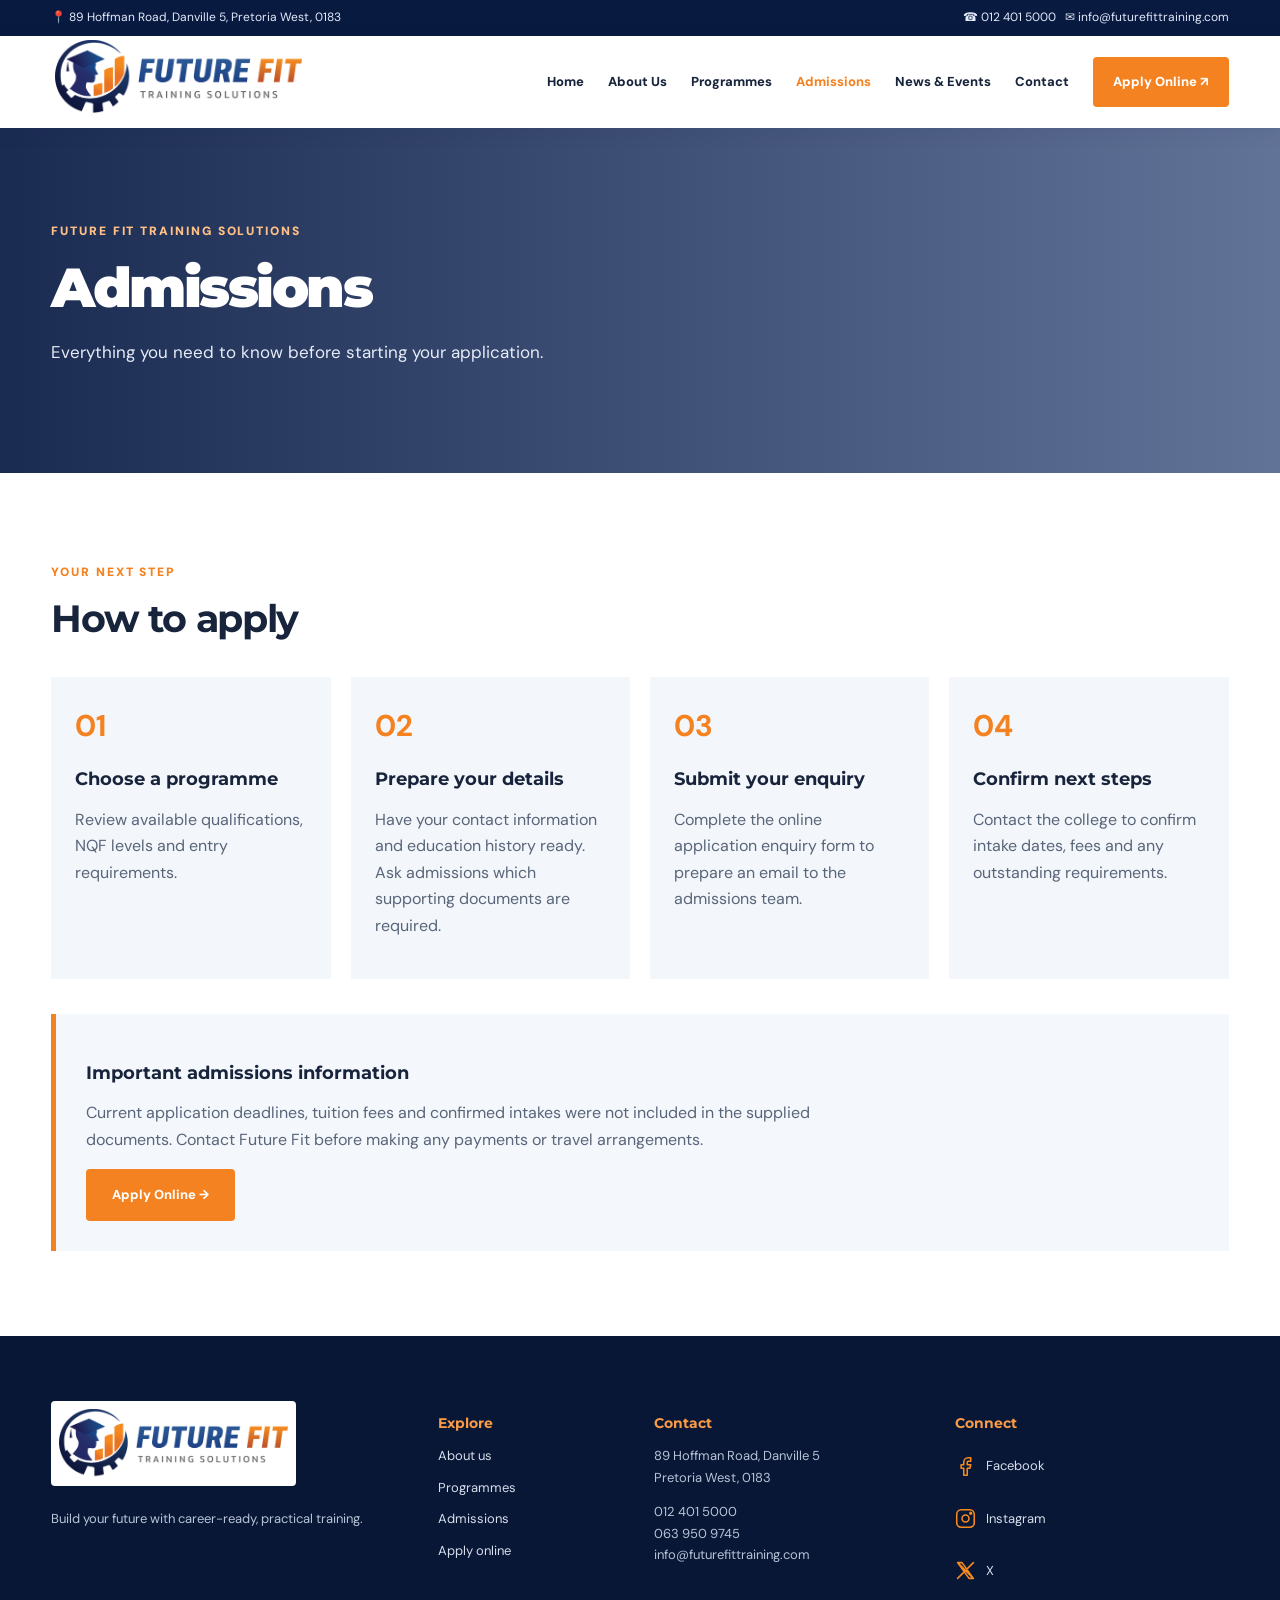
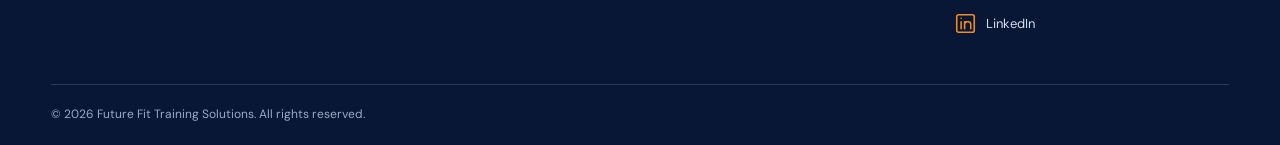
<file: admissions.html>
<!doctype html><html lang="en"><head><meta charset="utf-8"><meta name="viewport" content="width=device-width,initial-scale=1"><meta name="description" content="Future Fit Training Solutions — practical career-ready training in Pretoria West."><title>Admissions | Future Fit Training Solutions</title><link rel="stylesheet" href="assets/style.css"></head><body><div class="topbar"><div class="wrap topflex"><span>📍 89 Hoffman Road, Danville 5, Pretoria West, 0183</span><span>☎ 012 401 5000 &nbsp; ✉ info@futurefittraining.com</span></div></div><header class="header"><div class="wrap headflex"><a href="index.html" class="brand"><img src="assets/logo.png" alt="Future Fit Training Solutions"></a><button class="menu-toggle" aria-label="Toggle navigation" aria-expanded="false">☰</button><nav class="nav"><a class="" href="index.html">Home</a><a class="" href="about.html">About Us</a><a class="" href="programmes.html">Programmes</a><a class="active" href="admissions.html">Admissions</a><a class="" href="news.html">News & Events</a><a class="" href="contact.html">Contact</a><a class="nav-apply" href="apply.html">Apply Online ↗</a></nav></div></header><main><section class="pagehero" style="--hero:url('https://images.unsplash.com/photo-1523240795612-9a054b0db644?auto=format&fit=crop&w=1300&q=85')"><div class="wrap"><span class="eyebrow">FUTURE FIT TRAINING SOLUTIONS</span><h1>Admissions</h1><p>Everything you need to know before starting your application.</p></div></section><section class="section wrap"><span class="kicker">YOUR NEXT STEP</span><h2>How to apply</h2><div class="steps"><div><b>01</b><h3>Choose a programme</h3><p>Review available qualifications, NQF levels and entry requirements.</p></div><div><b>02</b><h3>Prepare your details</h3><p>Have your contact information and education history ready. Ask admissions which supporting documents are required.</p></div><div><b>03</b><h3>Submit your enquiry</h3><p>Complete the online application enquiry form to prepare an email to the admissions team.</p></div><div><b>04</b><h3>Confirm next steps</h3><p>Contact the college to confirm intake dates, fees and any outstanding requirements.</p></div></div><div class="notice"><h3>Important admissions information</h3><p>Current application deadlines, tuition fees and confirmed intakes were not included in the supplied documents. Contact Future Fit before making any payments or travel arrangements.</p><a href="apply.html" class="btn orange">Apply Online →</a></div></section></main><footer><div class="wrap footgrid"><div><img class="footlogo" src="assets/logo.png" alt="Future Fit"><p>Build your future with career-ready, practical training.</p></div><div><h3>Explore</h3><a href="about.html">About us</a><a href="programmes.html">Programmes</a><a href="admissions.html">Admissions</a><a href="apply.html">Apply online</a></div><div><h3>Contact</h3><p>89 Hoffman Road, Danville 5<br>Pretoria West, 0183</p><p>012 401 5000<br>063 950 9745<br>info@futurefittraining.com</p></div><div><h3>Connect</h3><div class="social-links"><a href="https://www.facebook.com/search/top?q=Future%20Fit%20Training%20Solutions" target="_blank" rel="noopener noreferrer" aria-label="Facebook" title="Facebook"><svg viewBox="0 0 24 24" fill="none" stroke="currentColor" stroke-width="1.8" stroke-linecap="round" stroke-linejoin="round" aria-hidden="true"><path d="M18 2h-3a5 5 0 0 0-5 5v3H7v4h3v8h4v-8h3l1-4h-4V7a1 1 0 0 1 1-1h3z"/></svg><span>Facebook</span></a><a href="https://www.instagram.com/futurefittrainingsolutions/" target="_blank" rel="noopener noreferrer" aria-label="Instagram" title="Instagram"><svg viewBox="0 0 24 24" fill="none" stroke="currentColor" stroke-width="1.8" stroke-linecap="round" stroke-linejoin="round" aria-hidden="true"><rect x="2" y="2" width="20" height="20" rx="5"/><circle cx="12" cy="12" r="4"/><circle cx="18" cy="6" r="1"/></svg><span>Instagram</span></a><a href="https://x.com/futurefit_ts" target="_blank" rel="noopener noreferrer" aria-label="X" title="X"><svg viewBox="0 0 24 24" fill="none" stroke="currentColor" stroke-width="1.8" stroke-linecap="round" stroke-linejoin="round" aria-hidden="true"><path d="M3 3l18 18M21 3L3 21M3 3h5l13 18h-5z"/></svg><span>X</span></a><a href="https://www.linkedin.com/search/results/all/?keywords=Future%20Fit%20Training%20Solutions" target="_blank" rel="noopener noreferrer" aria-label="LinkedIn" title="LinkedIn"><svg viewBox="0 0 24 24" fill="none" stroke="currentColor" stroke-width="1.8" stroke-linecap="round" stroke-linejoin="round" aria-hidden="true"><rect x="2" y="2" width="20" height="20" rx="2"/><path d="M7 10v8M7 6v.1M11 18v-8h4a3 3 0 0 1 3 3v5M11 13a3 3 0 0 1 3-3"/></svg><span>LinkedIn</span></a></div></div></div><div class="wrap copyright">© <span id="year"></span> Future Fit Training Solutions. All rights reserved.</div></footer><script src="assets/site.js"></script></body></html>
</file>
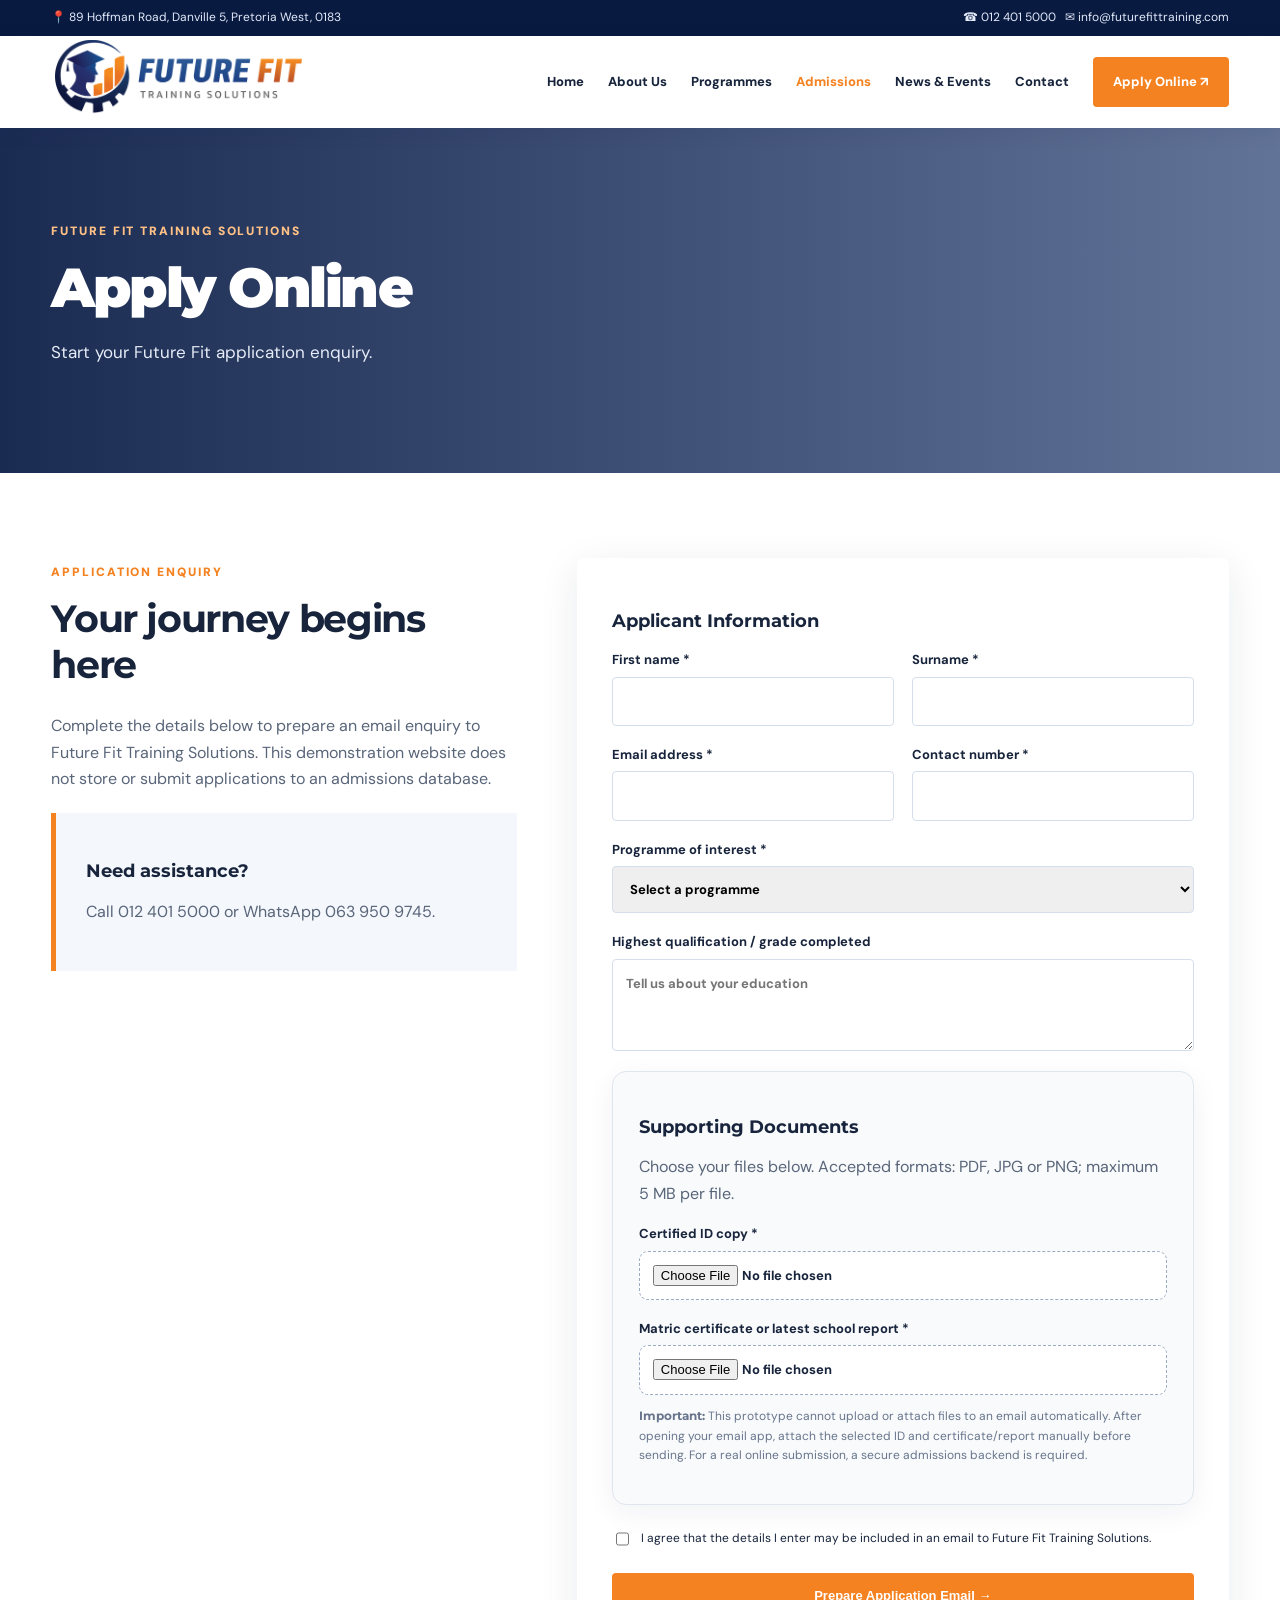
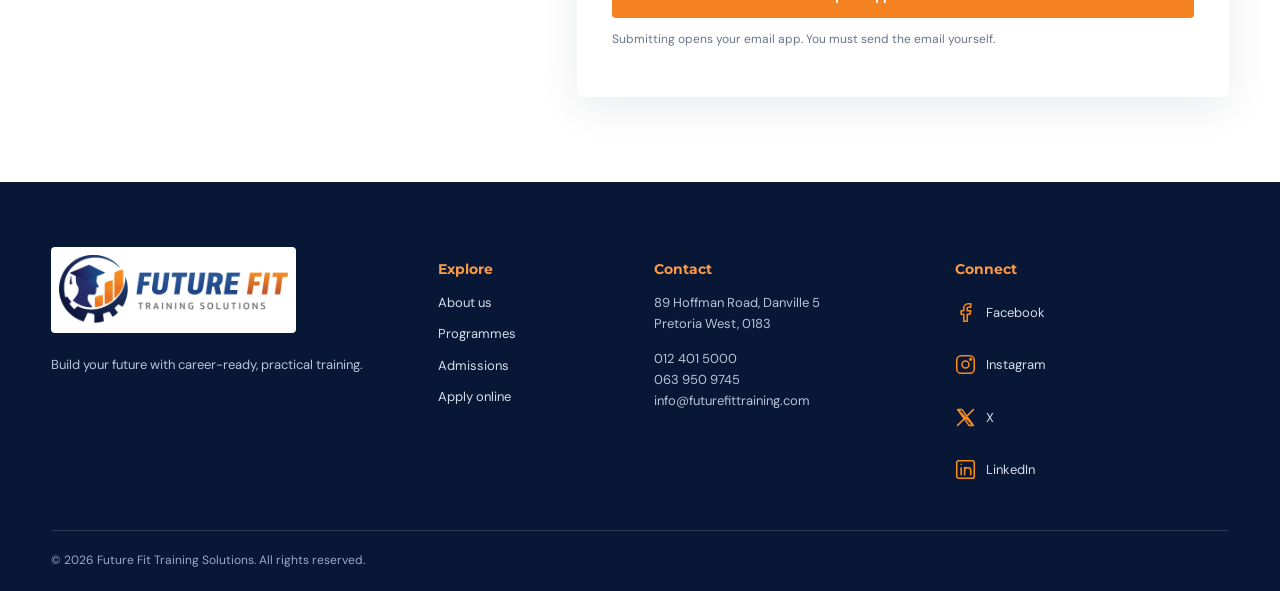
<file: apply.html>
<!doctype html><html lang="en"><head><meta charset="utf-8"><meta name="viewport" content="width=device-width,initial-scale=1"><meta name="description" content="Future Fit Training Solutions — practical career-ready training in Pretoria West."><title>Apply Online | Future Fit Training Solutions</title><link rel="stylesheet" href="assets/style.css"></head><body><div class="topbar"><div class="wrap topflex"><span>📍 89 Hoffman Road, Danville 5, Pretoria West, 0183</span><span>☎ 012 401 5000 &nbsp; ✉ info@futurefittraining.com</span></div></div><header class="header"><div class="wrap headflex"><a href="index.html" class="brand"><img src="assets/logo.png" alt="Future Fit Training Solutions"></a><button class="menu-toggle" aria-label="Toggle navigation" aria-expanded="false">☰</button><nav class="nav"><a class="" href="index.html">Home</a><a class="" href="about.html">About Us</a><a class="" href="programmes.html">Programmes</a><a class="active" href="admissions.html">Admissions</a><a class="" href="news.html">News & Events</a><a class="" href="contact.html">Contact</a><a class="nav-apply" href="apply.html">Apply Online ↗</a></nav></div></header><main><section class="pagehero" style="--hero:url('https://images.unsplash.com/photo-1523240795612-9a054b0db644?auto=format&fit=crop&w=1300&q=85')"><div class="wrap"><span class="eyebrow">FUTURE FIT TRAINING SOLUTIONS</span><h1>Apply Online</h1><p>Start your Future Fit application enquiry.</p></div></section><section class="section wrap form-layout"><div><span class="kicker">APPLICATION ENQUIRY</span><h2>Your journey begins here</h2><p>Complete the details below to prepare an email enquiry to Future Fit Training Solutions. This demonstration website does not store or submit applications to an admissions database.</p><div class="notice"><h3>Need assistance?</h3><p>Call 012 401 5000 or WhatsApp 063 950 9745.</p></div></div><form id="apply-form" class="apply-form"><h3>Applicant Information</h3><div class="formgrid"><label>First name *<input name="first" required autocomplete="given-name"></label><label>Surname *<input name="last" required autocomplete="family-name"></label><label>Email address *<input type="email" name="email" required autocomplete="email"></label><label>Contact number *<input type="tel" name="phone" required autocomplete="tel"></label><label class="full">Programme of interest *<select name="programme" id="programme-select" required><option value="">Select a programme</option><option value="Computer Technician">Computer Technician</option><option value="Cybersecurity Analyst">Cybersecurity Analyst</option><option value="Animal Production">Animal Production</option><option value="Farming">Farming</option><option value="Horticulture">Horticulture</option><option value="Landscaping">Landscaping</option><option value="Mixed Farming Systems">Mixed Farming Systems</option><option value="Plant Production">Plant Production</option></select></label><label class="full">Highest qualification / grade completed<textarea name="education" rows="3" placeholder="Tell us about your education"></textarea></label></div><div class="upload-panel"><h3>Supporting Documents</h3><p>Choose your files below. Accepted formats: PDF, JPG or PNG; maximum 5 MB per file.</p><div class="formgrid"><label class="full">Certified ID copy *<input type="file" name="id_document" accept=".pdf,.jpg,.jpeg,.png,application/pdf,image/jpeg,image/png" required></label><label class="full">Matric certificate or latest school report *<input type="file" name="school_document" accept=".pdf,.jpg,.jpeg,.png,application/pdf,image/jpeg,image/png" required></label></div><p class="small-note"><strong>Important:</strong> This prototype cannot upload or attach files to an email automatically. After opening your email app, attach the selected ID and certificate/report manually before sending. For a real online submission, a secure admissions backend is required.</p></div><label class="consent"><input type="checkbox" required> I agree that the details I enter may be included in an email to Future Fit Training Solutions.</label><button type="submit" class="btn orange">Prepare Application Email →</button><p id="form-feedback" class="small-note" aria-live="polite">Submitting opens your email app. You must send the email yourself.</p></form></section></main><footer><div class="wrap footgrid"><div><img class="footlogo" src="assets/logo.png" alt="Future Fit"><p>Build your future with career-ready, practical training.</p></div><div><h3>Explore</h3><a href="about.html">About us</a><a href="programmes.html">Programmes</a><a href="admissions.html">Admissions</a><a href="apply.html">Apply online</a></div><div><h3>Contact</h3><p>89 Hoffman Road, Danville 5<br>Pretoria West, 0183</p><p>012 401 5000<br>063 950 9745<br>info@futurefittraining.com</p></div><div><h3>Connect</h3><div class="social-links"><a href="https://www.facebook.com/search/top?q=Future%20Fit%20Training%20Solutions" target="_blank" rel="noopener noreferrer" aria-label="Facebook" title="Facebook"><svg viewBox="0 0 24 24" fill="none" stroke="currentColor" stroke-width="1.8" stroke-linecap="round" stroke-linejoin="round" aria-hidden="true"><path d="M18 2h-3a5 5 0 0 0-5 5v3H7v4h3v8h4v-8h3l1-4h-4V7a1 1 0 0 1 1-1h3z"/></svg><span>Facebook</span></a><a href="https://www.instagram.com/futurefittrainingsolutions/" target="_blank" rel="noopener noreferrer" aria-label="Instagram" title="Instagram"><svg viewBox="0 0 24 24" fill="none" stroke="currentColor" stroke-width="1.8" stroke-linecap="round" stroke-linejoin="round" aria-hidden="true"><rect x="2" y="2" width="20" height="20" rx="5"/><circle cx="12" cy="12" r="4"/><circle cx="18" cy="6" r="1"/></svg><span>Instagram</span></a><a href="https://x.com/futurefit_ts" target="_blank" rel="noopener noreferrer" aria-label="X" title="X"><svg viewBox="0 0 24 24" fill="none" stroke="currentColor" stroke-width="1.8" stroke-linecap="round" stroke-linejoin="round" aria-hidden="true"><path d="M3 3l18 18M21 3L3 21M3 3h5l13 18h-5z"/></svg><span>X</span></a><a href="https://www.linkedin.com/search/results/all/?keywords=Future%20Fit%20Training%20Solutions" target="_blank" rel="noopener noreferrer" aria-label="LinkedIn" title="LinkedIn"><svg viewBox="0 0 24 24" fill="none" stroke="currentColor" stroke-width="1.8" stroke-linecap="round" stroke-linejoin="round" aria-hidden="true"><rect x="2" y="2" width="20" height="20" rx="2"/><path d="M7 10v8M7 6v.1M11 18v-8h4a3 3 0 0 1 3 3v5M11 13a3 3 0 0 1 3-3"/></svg><span>LinkedIn</span></a></div></div></div><div class="wrap copyright">© <span id="year"></span> Future Fit Training Solutions. All rights reserved.</div></footer><script src="assets/site.js"></script></body></html>
</file>
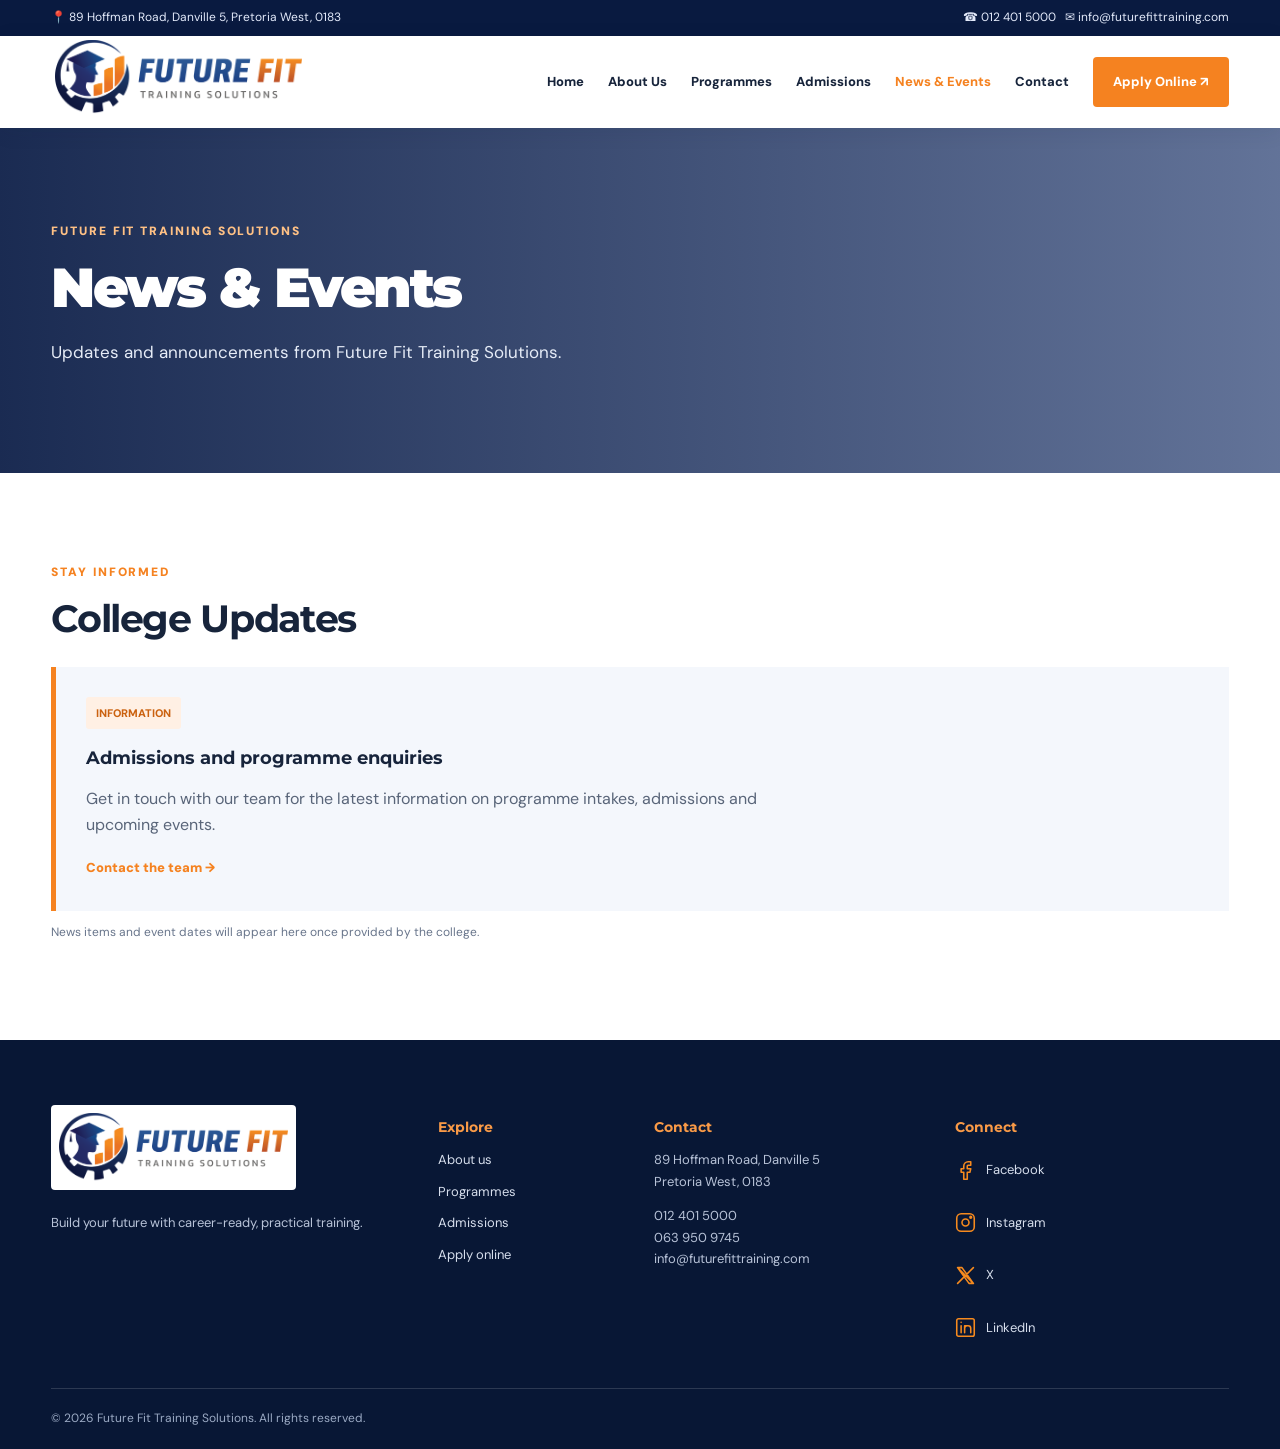
<file: news.html>
<!doctype html><html lang="en"><head><meta charset="utf-8"><meta name="viewport" content="width=device-width,initial-scale=1"><meta name="description" content="Future Fit Training Solutions — practical career-ready training in Pretoria West."><title>News & Events | Future Fit Training Solutions</title><link rel="stylesheet" href="assets/style.css"></head><body><div class="topbar"><div class="wrap topflex"><span>📍 89 Hoffman Road, Danville 5, Pretoria West, 0183</span><span>☎ 012 401 5000 &nbsp; ✉ info@futurefittraining.com</span></div></div><header class="header"><div class="wrap headflex"><a href="index.html" class="brand"><img src="assets/logo.png" alt="Future Fit Training Solutions"></a><button class="menu-toggle" aria-label="Toggle navigation" aria-expanded="false">☰</button><nav class="nav"><a class="" href="index.html">Home</a><a class="" href="about.html">About Us</a><a class="" href="programmes.html">Programmes</a><a class="" href="admissions.html">Admissions</a><a class="active" href="news.html">News & Events</a><a class="" href="contact.html">Contact</a><a class="nav-apply" href="apply.html">Apply Online ↗</a></nav></div></header><main><section class="pagehero" style="--hero:url('https://images.unsplash.com/photo-1523050854058-8df90110c9f1?auto=format&fit=crop&w=1300&q=85')"><div class="wrap"><span class="eyebrow">FUTURE FIT TRAINING SOLUTIONS</span><h1>News & Events</h1><p>Updates and announcements from Future Fit Training Solutions.</p></div></section><section class="section wrap"><span class="kicker">STAY INFORMED</span><h2>College Updates</h2><div class="notice"><span class="tag">INFORMATION</span><h3>Admissions and programme enquiries</h3><p>Get in touch with our team for the latest information on programme intakes, admissions and upcoming events.</p><a class="textlink" href="contact.html">Contact the team →</a></div><p class="small-note">News items and event dates will appear here once provided by the college.</p></section></main><footer><div class="wrap footgrid"><div><img class="footlogo" src="assets/logo.png" alt="Future Fit"><p>Build your future with career-ready, practical training.</p></div><div><h3>Explore</h3><a href="about.html">About us</a><a href="programmes.html">Programmes</a><a href="admissions.html">Admissions</a><a href="apply.html">Apply online</a></div><div><h3>Contact</h3><p>89 Hoffman Road, Danville 5<br>Pretoria West, 0183</p><p>012 401 5000<br>063 950 9745<br>info@futurefittraining.com</p></div><div><h3>Connect</h3><div class="social-links"><a href="https://www.facebook.com/search/top?q=Future%20Fit%20Training%20Solutions" target="_blank" rel="noopener noreferrer" aria-label="Facebook" title="Facebook"><svg viewBox="0 0 24 24" fill="none" stroke="currentColor" stroke-width="1.8" stroke-linecap="round" stroke-linejoin="round" aria-hidden="true"><path d="M18 2h-3a5 5 0 0 0-5 5v3H7v4h3v8h4v-8h3l1-4h-4V7a1 1 0 0 1 1-1h3z"/></svg><span>Facebook</span></a><a href="https://www.instagram.com/futurefittrainingsolutions/" target="_blank" rel="noopener noreferrer" aria-label="Instagram" title="Instagram"><svg viewBox="0 0 24 24" fill="none" stroke="currentColor" stroke-width="1.8" stroke-linecap="round" stroke-linejoin="round" aria-hidden="true"><rect x="2" y="2" width="20" height="20" rx="5"/><circle cx="12" cy="12" r="4"/><circle cx="18" cy="6" r="1"/></svg><span>Instagram</span></a><a href="https://x.com/futurefit_ts" target="_blank" rel="noopener noreferrer" aria-label="X" title="X"><svg viewBox="0 0 24 24" fill="none" stroke="currentColor" stroke-width="1.8" stroke-linecap="round" stroke-linejoin="round" aria-hidden="true"><path d="M3 3l18 18M21 3L3 21M3 3h5l13 18h-5z"/></svg><span>X</span></a><a href="https://www.linkedin.com/search/results/all/?keywords=Future%20Fit%20Training%20Solutions" target="_blank" rel="noopener noreferrer" aria-label="LinkedIn" title="LinkedIn"><svg viewBox="0 0 24 24" fill="none" stroke="currentColor" stroke-width="1.8" stroke-linecap="round" stroke-linejoin="round" aria-hidden="true"><rect x="2" y="2" width="20" height="20" rx="2"/><path d="M7 10v8M7 6v.1M11 18v-8h4a3 3 0 0 1 3 3v5M11 13a3 3 0 0 1 3-3"/></svg><span>LinkedIn</span></a></div></div></div><div class="wrap copyright">© <span id="year"></span> Future Fit Training Solutions. All rights reserved.</div></footer><script src="assets/site.js"></script></body></html>
</file>
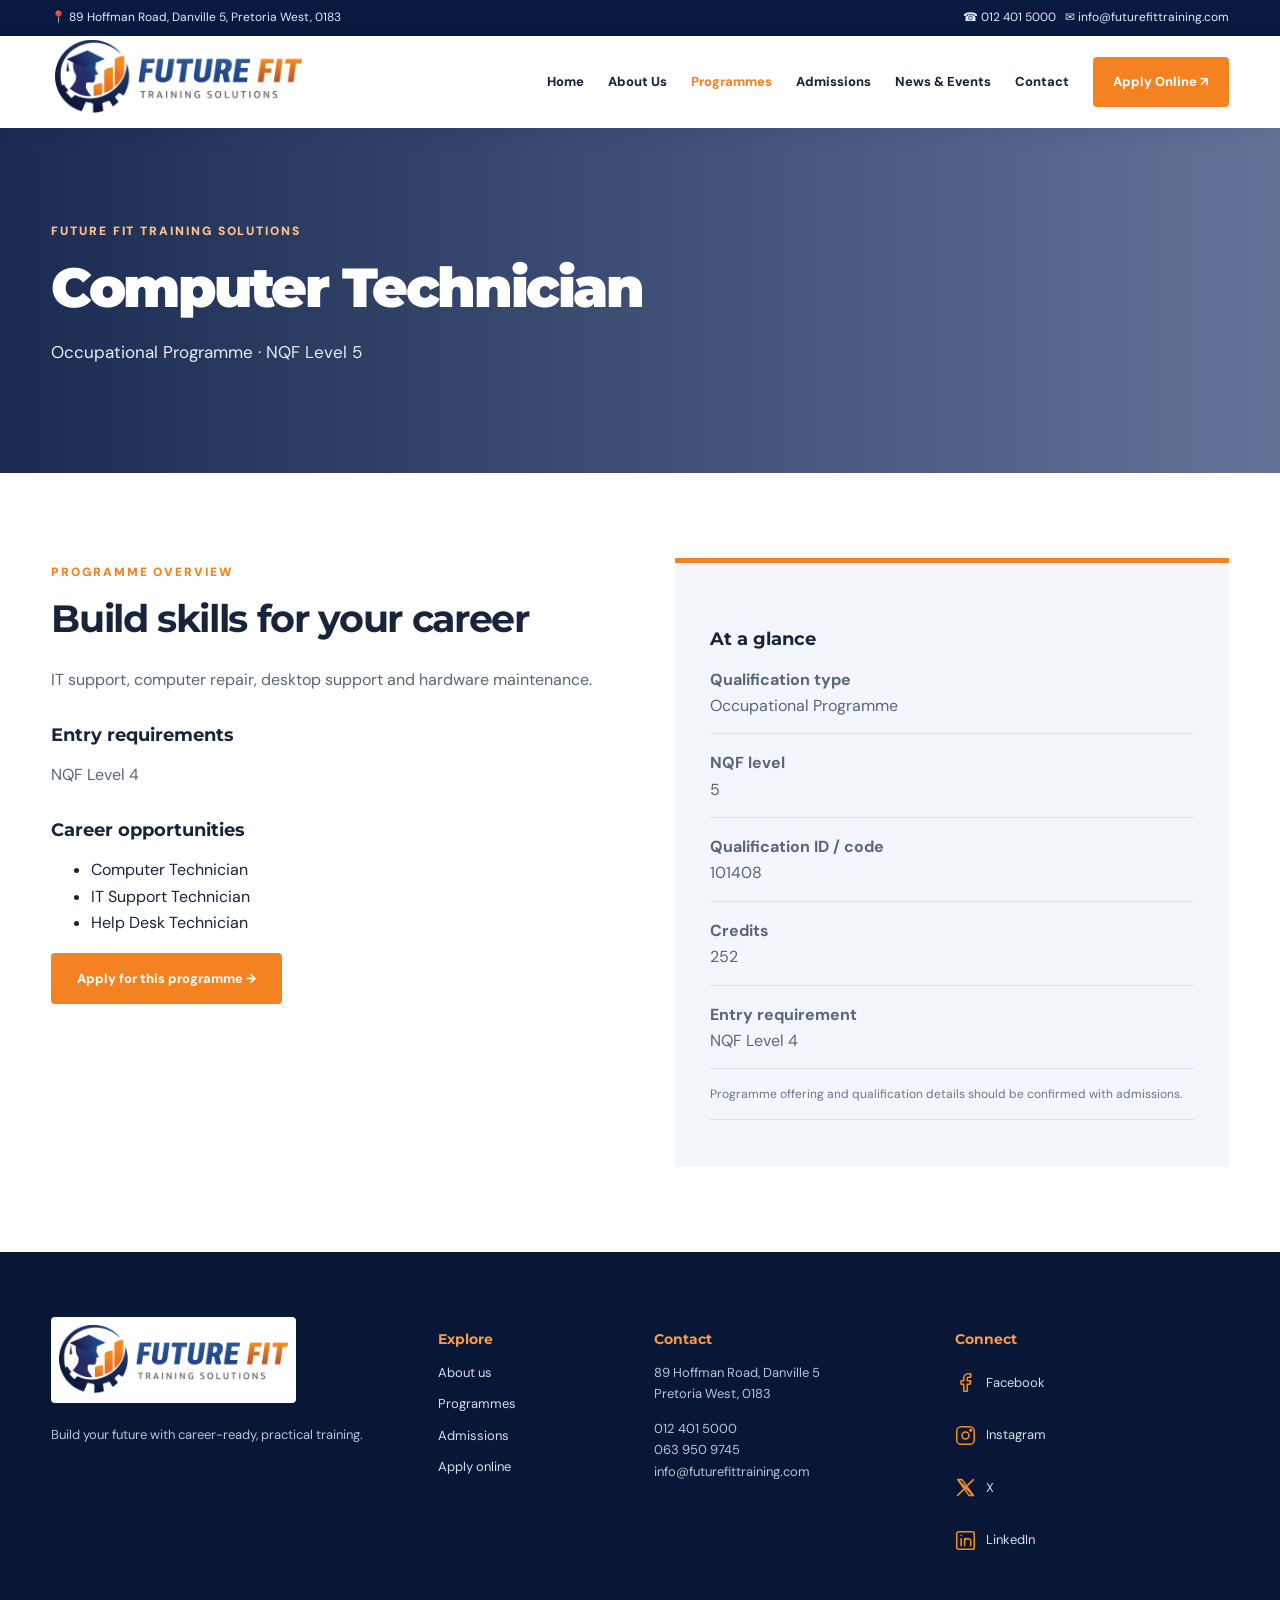
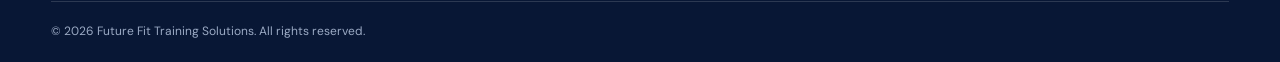
<file: programme-0.html>
<!doctype html><html lang="en"><head><meta charset="utf-8"><meta name="viewport" content="width=device-width,initial-scale=1"><meta name="description" content="Future Fit Training Solutions — practical career-ready training in Pretoria West."><title>Computer Technician | Future Fit Training Solutions</title><link rel="stylesheet" href="assets/style.css"></head><body><div class="topbar"><div class="wrap topflex"><span>📍 89 Hoffman Road, Danville 5, Pretoria West, 0183</span><span>☎ 012 401 5000 &nbsp; ✉ info@futurefittraining.com</span></div></div><header class="header"><div class="wrap headflex"><a href="index.html" class="brand"><img src="assets/logo.png" alt="Future Fit Training Solutions"></a><button class="menu-toggle" aria-label="Toggle navigation" aria-expanded="false">☰</button><nav class="nav"><a class="" href="index.html">Home</a><a class="" href="about.html">About Us</a><a class="active" href="programmes.html">Programmes</a><a class="" href="admissions.html">Admissions</a><a class="" href="news.html">News & Events</a><a class="" href="contact.html">Contact</a><a class="nav-apply" href="apply.html">Apply Online ↗</a></nav></div></header><main><section class="pagehero" style="--hero:url('https://images.unsplash.com/photo-1516321318423-f06f85e504b3?auto=format&fit=crop&w=1300&q=85')"><div class="wrap"><span class="eyebrow">FUTURE FIT TRAINING SOLUTIONS</span><h1>Computer Technician</h1><p>Occupational Programme · NQF Level 5</p></div></section><section class="section wrap split detail"><div><span class="kicker">PROGRAMME OVERVIEW</span><h2>Build skills for your career</h2><p>IT support, computer repair, desktop support and hardware maintenance.</p><h3>Entry requirements</h3><p>NQF Level 4</p><h3>Career opportunities</h3><ul><li>Computer Technician</li><li>IT Support Technician</li><li>Help Desk Technician</li></ul><a class="btn orange" href="apply.html?programme=0">Apply for this programme →</a></div><aside class="detail-panel"><h3>At a glance</h3><p><b>Qualification type</b><br>Occupational Programme</p><p><b>NQF level</b><br>5</p><p><b>Qualification ID / code</b><br>101408</p><p><b>Credits</b><br>252</p><p><b>Entry requirement</b><br>NQF Level 4</p><p class="small-note">Programme offering and qualification details should be confirmed with admissions.</p></aside></section></main><footer><div class="wrap footgrid"><div><img class="footlogo" src="assets/logo.png" alt="Future Fit"><p>Build your future with career-ready, practical training.</p></div><div><h3>Explore</h3><a href="about.html">About us</a><a href="programmes.html">Programmes</a><a href="admissions.html">Admissions</a><a href="apply.html">Apply online</a></div><div><h3>Contact</h3><p>89 Hoffman Road, Danville 5<br>Pretoria West, 0183</p><p>012 401 5000<br>063 950 9745<br>info@futurefittraining.com</p></div><div><h3>Connect</h3><div class="social-links"><a href="https://www.facebook.com/search/top?q=Future%20Fit%20Training%20Solutions" target="_blank" rel="noopener noreferrer" aria-label="Facebook" title="Facebook"><svg viewBox="0 0 24 24" fill="none" stroke="currentColor" stroke-width="1.8" stroke-linecap="round" stroke-linejoin="round" aria-hidden="true"><path d="M18 2h-3a5 5 0 0 0-5 5v3H7v4h3v8h4v-8h3l1-4h-4V7a1 1 0 0 1 1-1h3z"/></svg><span>Facebook</span></a><a href="https://www.instagram.com/futurefittrainingsolutions/" target="_blank" rel="noopener noreferrer" aria-label="Instagram" title="Instagram"><svg viewBox="0 0 24 24" fill="none" stroke="currentColor" stroke-width="1.8" stroke-linecap="round" stroke-linejoin="round" aria-hidden="true"><rect x="2" y="2" width="20" height="20" rx="5"/><circle cx="12" cy="12" r="4"/><circle cx="18" cy="6" r="1"/></svg><span>Instagram</span></a><a href="https://x.com/futurefit_ts" target="_blank" rel="noopener noreferrer" aria-label="X" title="X"><svg viewBox="0 0 24 24" fill="none" stroke="currentColor" stroke-width="1.8" stroke-linecap="round" stroke-linejoin="round" aria-hidden="true"><path d="M3 3l18 18M21 3L3 21M3 3h5l13 18h-5z"/></svg><span>X</span></a><a href="https://www.linkedin.com/search/results/all/?keywords=Future%20Fit%20Training%20Solutions" target="_blank" rel="noopener noreferrer" aria-label="LinkedIn" title="LinkedIn"><svg viewBox="0 0 24 24" fill="none" stroke="currentColor" stroke-width="1.8" stroke-linecap="round" stroke-linejoin="round" aria-hidden="true"><rect x="2" y="2" width="20" height="20" rx="2"/><path d="M7 10v8M7 6v.1M11 18v-8h4a3 3 0 0 1 3 3v5M11 13a3 3 0 0 1 3-3"/></svg><span>LinkedIn</span></a></div></div></div><div class="wrap copyright">© <span id="year"></span> Future Fit Training Solutions. All rights reserved.</div></footer><script src="assets/site.js"></script></body></html>
</file>
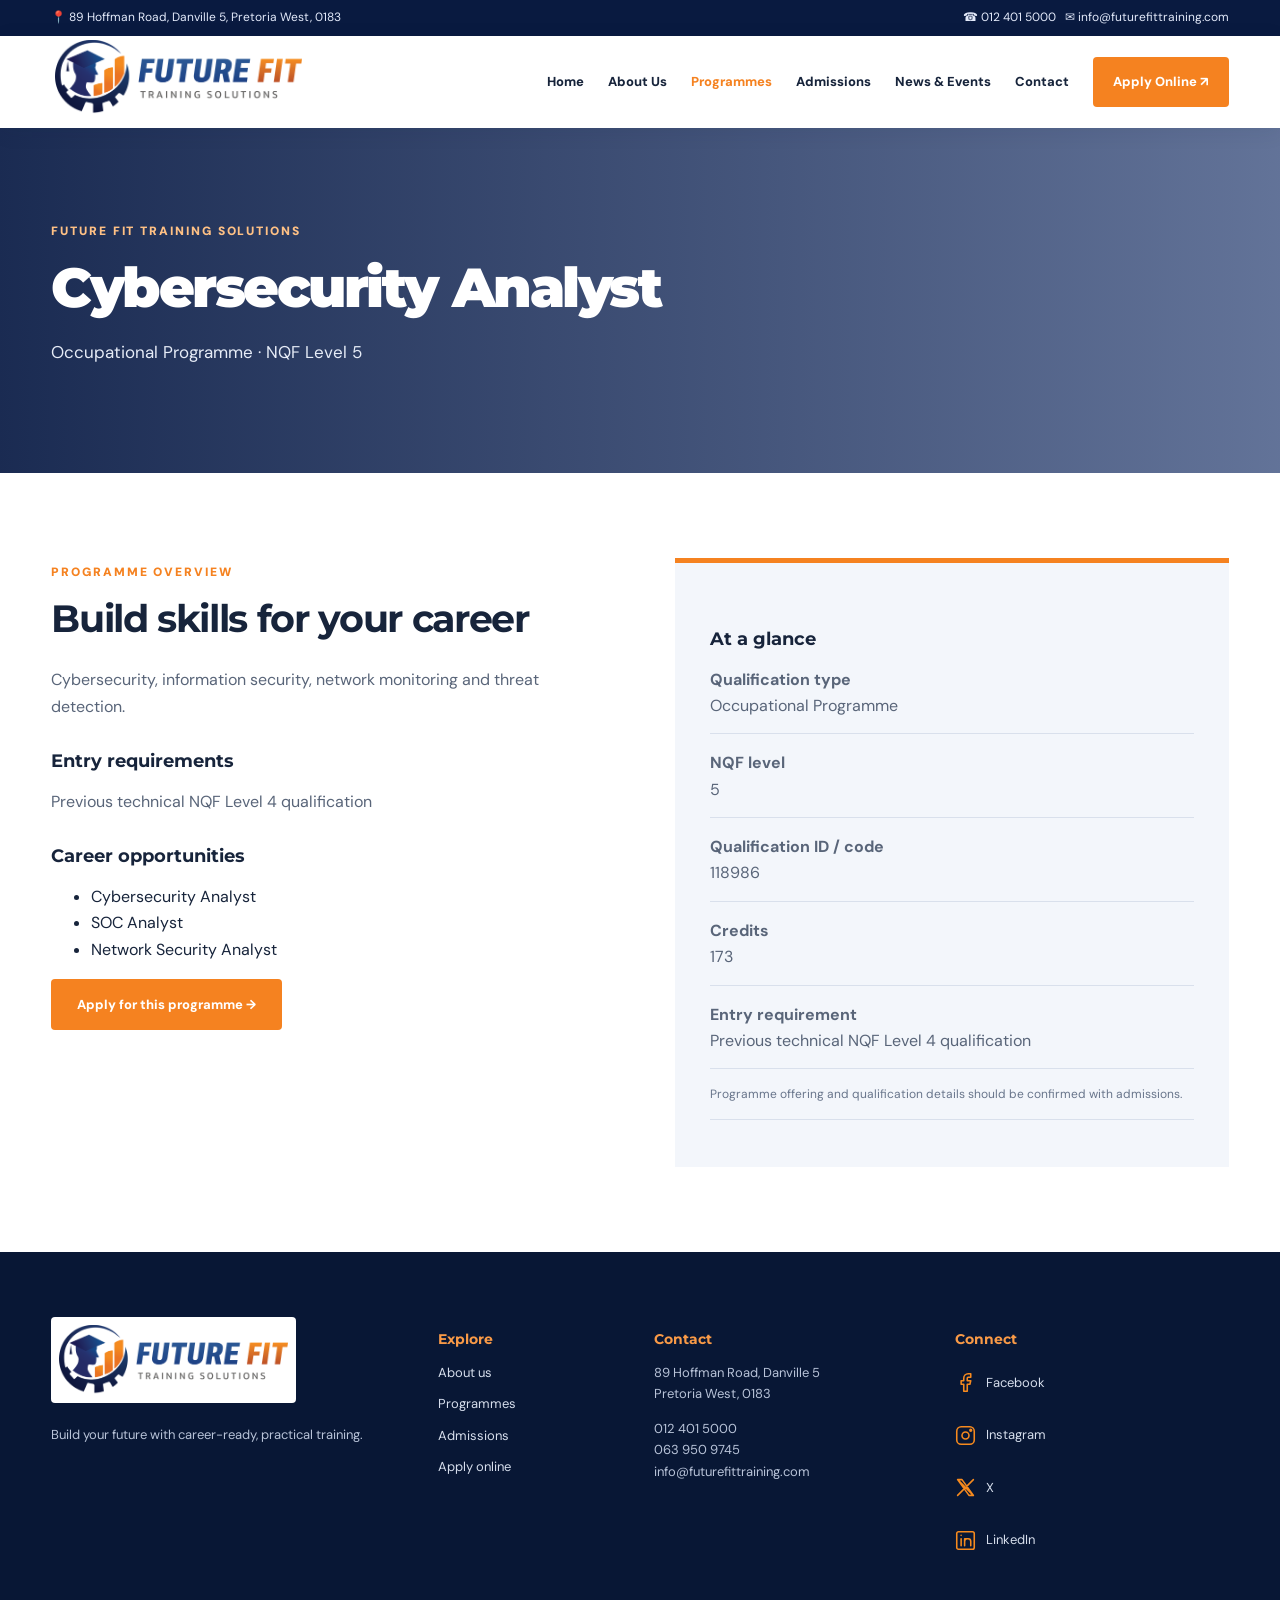
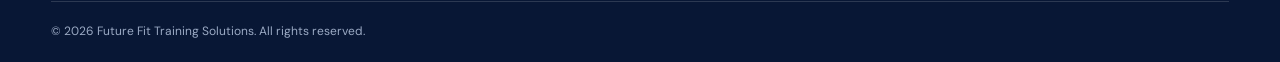
<file: programme-1.html>
<!doctype html><html lang="en"><head><meta charset="utf-8"><meta name="viewport" content="width=device-width,initial-scale=1"><meta name="description" content="Future Fit Training Solutions — practical career-ready training in Pretoria West."><title>Cybersecurity Analyst | Future Fit Training Solutions</title><link rel="stylesheet" href="assets/style.css"></head><body><div class="topbar"><div class="wrap topflex"><span>📍 89 Hoffman Road, Danville 5, Pretoria West, 0183</span><span>☎ 012 401 5000 &nbsp; ✉ info@futurefittraining.com</span></div></div><header class="header"><div class="wrap headflex"><a href="index.html" class="brand"><img src="assets/logo.png" alt="Future Fit Training Solutions"></a><button class="menu-toggle" aria-label="Toggle navigation" aria-expanded="false">☰</button><nav class="nav"><a class="" href="index.html">Home</a><a class="" href="about.html">About Us</a><a class="active" href="programmes.html">Programmes</a><a class="" href="admissions.html">Admissions</a><a class="" href="news.html">News & Events</a><a class="" href="contact.html">Contact</a><a class="nav-apply" href="apply.html">Apply Online ↗</a></nav></div></header><main><section class="pagehero" style="--hero:url('https://images.unsplash.com/photo-1550751827-4bd374c3f58b?auto=format&fit=crop&w=1300&q=85')"><div class="wrap"><span class="eyebrow">FUTURE FIT TRAINING SOLUTIONS</span><h1>Cybersecurity Analyst</h1><p>Occupational Programme · NQF Level 5</p></div></section><section class="section wrap split detail"><div><span class="kicker">PROGRAMME OVERVIEW</span><h2>Build skills for your career</h2><p>Cybersecurity, information security, network monitoring and threat detection.</p><h3>Entry requirements</h3><p>Previous technical NQF Level 4 qualification</p><h3>Career opportunities</h3><ul><li>Cybersecurity Analyst</li><li>SOC Analyst</li><li>Network Security Analyst</li></ul><a class="btn orange" href="apply.html?programme=1">Apply for this programme →</a></div><aside class="detail-panel"><h3>At a glance</h3><p><b>Qualification type</b><br>Occupational Programme</p><p><b>NQF level</b><br>5</p><p><b>Qualification ID / code</b><br>118986</p><p><b>Credits</b><br>173</p><p><b>Entry requirement</b><br>Previous technical NQF Level 4 qualification</p><p class="small-note">Programme offering and qualification details should be confirmed with admissions.</p></aside></section></main><footer><div class="wrap footgrid"><div><img class="footlogo" src="assets/logo.png" alt="Future Fit"><p>Build your future with career-ready, practical training.</p></div><div><h3>Explore</h3><a href="about.html">About us</a><a href="programmes.html">Programmes</a><a href="admissions.html">Admissions</a><a href="apply.html">Apply online</a></div><div><h3>Contact</h3><p>89 Hoffman Road, Danville 5<br>Pretoria West, 0183</p><p>012 401 5000<br>063 950 9745<br>info@futurefittraining.com</p></div><div><h3>Connect</h3><div class="social-links"><a href="https://www.facebook.com/search/top?q=Future%20Fit%20Training%20Solutions" target="_blank" rel="noopener noreferrer" aria-label="Facebook" title="Facebook"><svg viewBox="0 0 24 24" fill="none" stroke="currentColor" stroke-width="1.8" stroke-linecap="round" stroke-linejoin="round" aria-hidden="true"><path d="M18 2h-3a5 5 0 0 0-5 5v3H7v4h3v8h4v-8h3l1-4h-4V7a1 1 0 0 1 1-1h3z"/></svg><span>Facebook</span></a><a href="https://www.instagram.com/futurefittrainingsolutions/" target="_blank" rel="noopener noreferrer" aria-label="Instagram" title="Instagram"><svg viewBox="0 0 24 24" fill="none" stroke="currentColor" stroke-width="1.8" stroke-linecap="round" stroke-linejoin="round" aria-hidden="true"><rect x="2" y="2" width="20" height="20" rx="5"/><circle cx="12" cy="12" r="4"/><circle cx="18" cy="6" r="1"/></svg><span>Instagram</span></a><a href="https://x.com/futurefit_ts" target="_blank" rel="noopener noreferrer" aria-label="X" title="X"><svg viewBox="0 0 24 24" fill="none" stroke="currentColor" stroke-width="1.8" stroke-linecap="round" stroke-linejoin="round" aria-hidden="true"><path d="M3 3l18 18M21 3L3 21M3 3h5l13 18h-5z"/></svg><span>X</span></a><a href="https://www.linkedin.com/search/results/all/?keywords=Future%20Fit%20Training%20Solutions" target="_blank" rel="noopener noreferrer" aria-label="LinkedIn" title="LinkedIn"><svg viewBox="0 0 24 24" fill="none" stroke="currentColor" stroke-width="1.8" stroke-linecap="round" stroke-linejoin="round" aria-hidden="true"><rect x="2" y="2" width="20" height="20" rx="2"/><path d="M7 10v8M7 6v.1M11 18v-8h4a3 3 0 0 1 3 3v5M11 13a3 3 0 0 1 3-3"/></svg><span>LinkedIn</span></a></div></div></div><div class="wrap copyright">© <span id="year"></span> Future Fit Training Solutions. All rights reserved.</div></footer><script src="assets/site.js"></script></body></html>
</file>
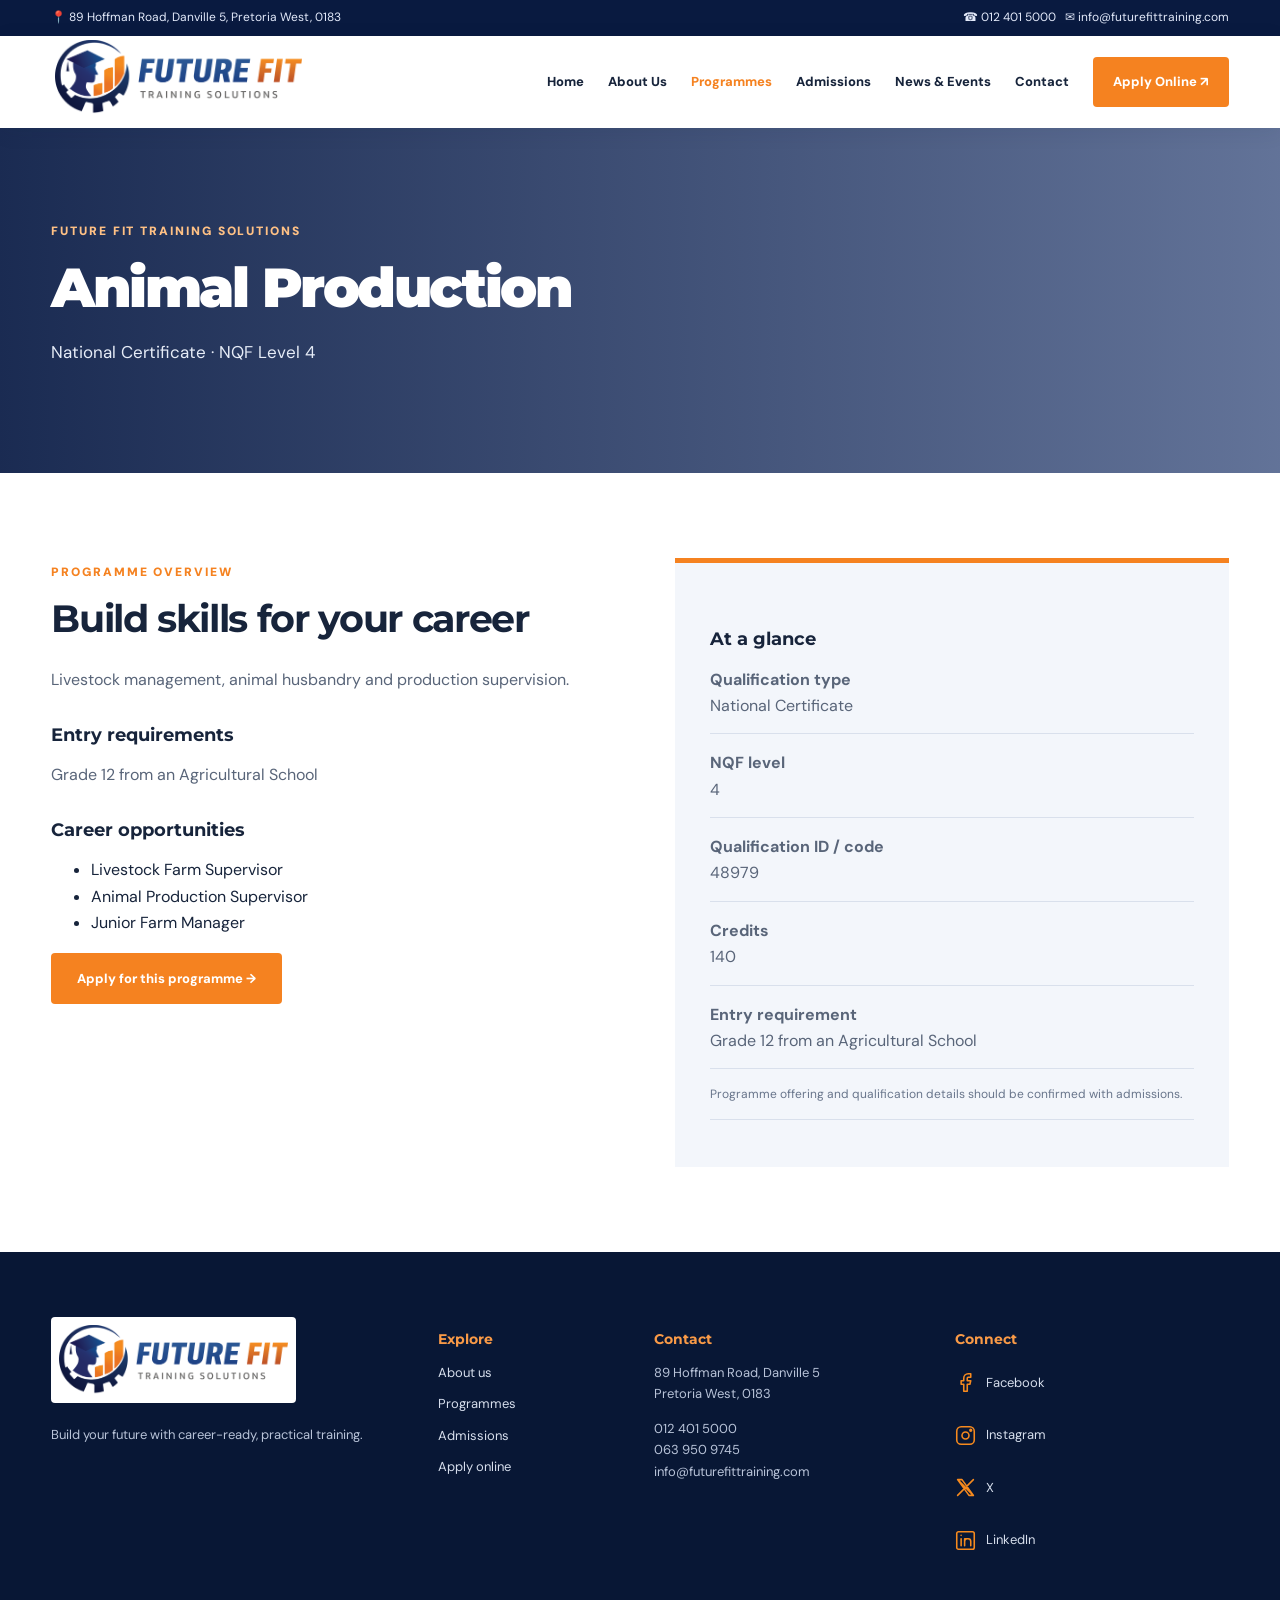
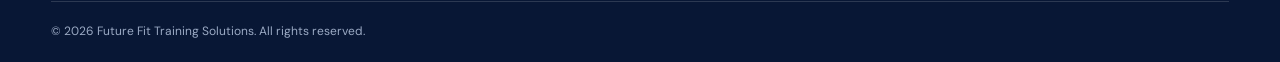
<file: programme-2.html>
<!doctype html><html lang="en"><head><meta charset="utf-8"><meta name="viewport" content="width=device-width,initial-scale=1"><meta name="description" content="Future Fit Training Solutions — practical career-ready training in Pretoria West."><title>Animal Production | Future Fit Training Solutions</title><link rel="stylesheet" href="assets/style.css"></head><body><div class="topbar"><div class="wrap topflex"><span>📍 89 Hoffman Road, Danville 5, Pretoria West, 0183</span><span>☎ 012 401 5000 &nbsp; ✉ info@futurefittraining.com</span></div></div><header class="header"><div class="wrap headflex"><a href="index.html" class="brand"><img src="assets/logo.png" alt="Future Fit Training Solutions"></a><button class="menu-toggle" aria-label="Toggle navigation" aria-expanded="false">☰</button><nav class="nav"><a class="" href="index.html">Home</a><a class="" href="about.html">About Us</a><a class="active" href="programmes.html">Programmes</a><a class="" href="admissions.html">Admissions</a><a class="" href="news.html">News & Events</a><a class="" href="contact.html">Contact</a><a class="nav-apply" href="apply.html">Apply Online ↗</a></nav></div></header><main><section class="pagehero" style="--hero:url('https://images.unsplash.com/photo-1500595046743-cd271d694d30?auto=format&fit=crop&w=1300&q=85')"><div class="wrap"><span class="eyebrow">FUTURE FIT TRAINING SOLUTIONS</span><h1>Animal Production</h1><p>National Certificate · NQF Level 4</p></div></section><section class="section wrap split detail"><div><span class="kicker">PROGRAMME OVERVIEW</span><h2>Build skills for your career</h2><p>Livestock management, animal husbandry and production supervision.</p><h3>Entry requirements</h3><p>Grade 12 from an Agricultural School</p><h3>Career opportunities</h3><ul><li>Livestock Farm Supervisor</li><li>Animal Production Supervisor</li><li>Junior Farm Manager</li></ul><a class="btn orange" href="apply.html?programme=2">Apply for this programme →</a></div><aside class="detail-panel"><h3>At a glance</h3><p><b>Qualification type</b><br>National Certificate</p><p><b>NQF level</b><br>4</p><p><b>Qualification ID / code</b><br>48979</p><p><b>Credits</b><br>140</p><p><b>Entry requirement</b><br>Grade 12 from an Agricultural School</p><p class="small-note">Programme offering and qualification details should be confirmed with admissions.</p></aside></section></main><footer><div class="wrap footgrid"><div><img class="footlogo" src="assets/logo.png" alt="Future Fit"><p>Build your future with career-ready, practical training.</p></div><div><h3>Explore</h3><a href="about.html">About us</a><a href="programmes.html">Programmes</a><a href="admissions.html">Admissions</a><a href="apply.html">Apply online</a></div><div><h3>Contact</h3><p>89 Hoffman Road, Danville 5<br>Pretoria West, 0183</p><p>012 401 5000<br>063 950 9745<br>info@futurefittraining.com</p></div><div><h3>Connect</h3><div class="social-links"><a href="https://www.facebook.com/search/top?q=Future%20Fit%20Training%20Solutions" target="_blank" rel="noopener noreferrer" aria-label="Facebook" title="Facebook"><svg viewBox="0 0 24 24" fill="none" stroke="currentColor" stroke-width="1.8" stroke-linecap="round" stroke-linejoin="round" aria-hidden="true"><path d="M18 2h-3a5 5 0 0 0-5 5v3H7v4h3v8h4v-8h3l1-4h-4V7a1 1 0 0 1 1-1h3z"/></svg><span>Facebook</span></a><a href="https://www.instagram.com/futurefittrainingsolutions/" target="_blank" rel="noopener noreferrer" aria-label="Instagram" title="Instagram"><svg viewBox="0 0 24 24" fill="none" stroke="currentColor" stroke-width="1.8" stroke-linecap="round" stroke-linejoin="round" aria-hidden="true"><rect x="2" y="2" width="20" height="20" rx="5"/><circle cx="12" cy="12" r="4"/><circle cx="18" cy="6" r="1"/></svg><span>Instagram</span></a><a href="https://x.com/futurefit_ts" target="_blank" rel="noopener noreferrer" aria-label="X" title="X"><svg viewBox="0 0 24 24" fill="none" stroke="currentColor" stroke-width="1.8" stroke-linecap="round" stroke-linejoin="round" aria-hidden="true"><path d="M3 3l18 18M21 3L3 21M3 3h5l13 18h-5z"/></svg><span>X</span></a><a href="https://www.linkedin.com/search/results/all/?keywords=Future%20Fit%20Training%20Solutions" target="_blank" rel="noopener noreferrer" aria-label="LinkedIn" title="LinkedIn"><svg viewBox="0 0 24 24" fill="none" stroke="currentColor" stroke-width="1.8" stroke-linecap="round" stroke-linejoin="round" aria-hidden="true"><rect x="2" y="2" width="20" height="20" rx="2"/><path d="M7 10v8M7 6v.1M11 18v-8h4a3 3 0 0 1 3 3v5M11 13a3 3 0 0 1 3-3"/></svg><span>LinkedIn</span></a></div></div></div><div class="wrap copyright">© <span id="year"></span> Future Fit Training Solutions. All rights reserved.</div></footer><script src="assets/site.js"></script></body></html>
</file>
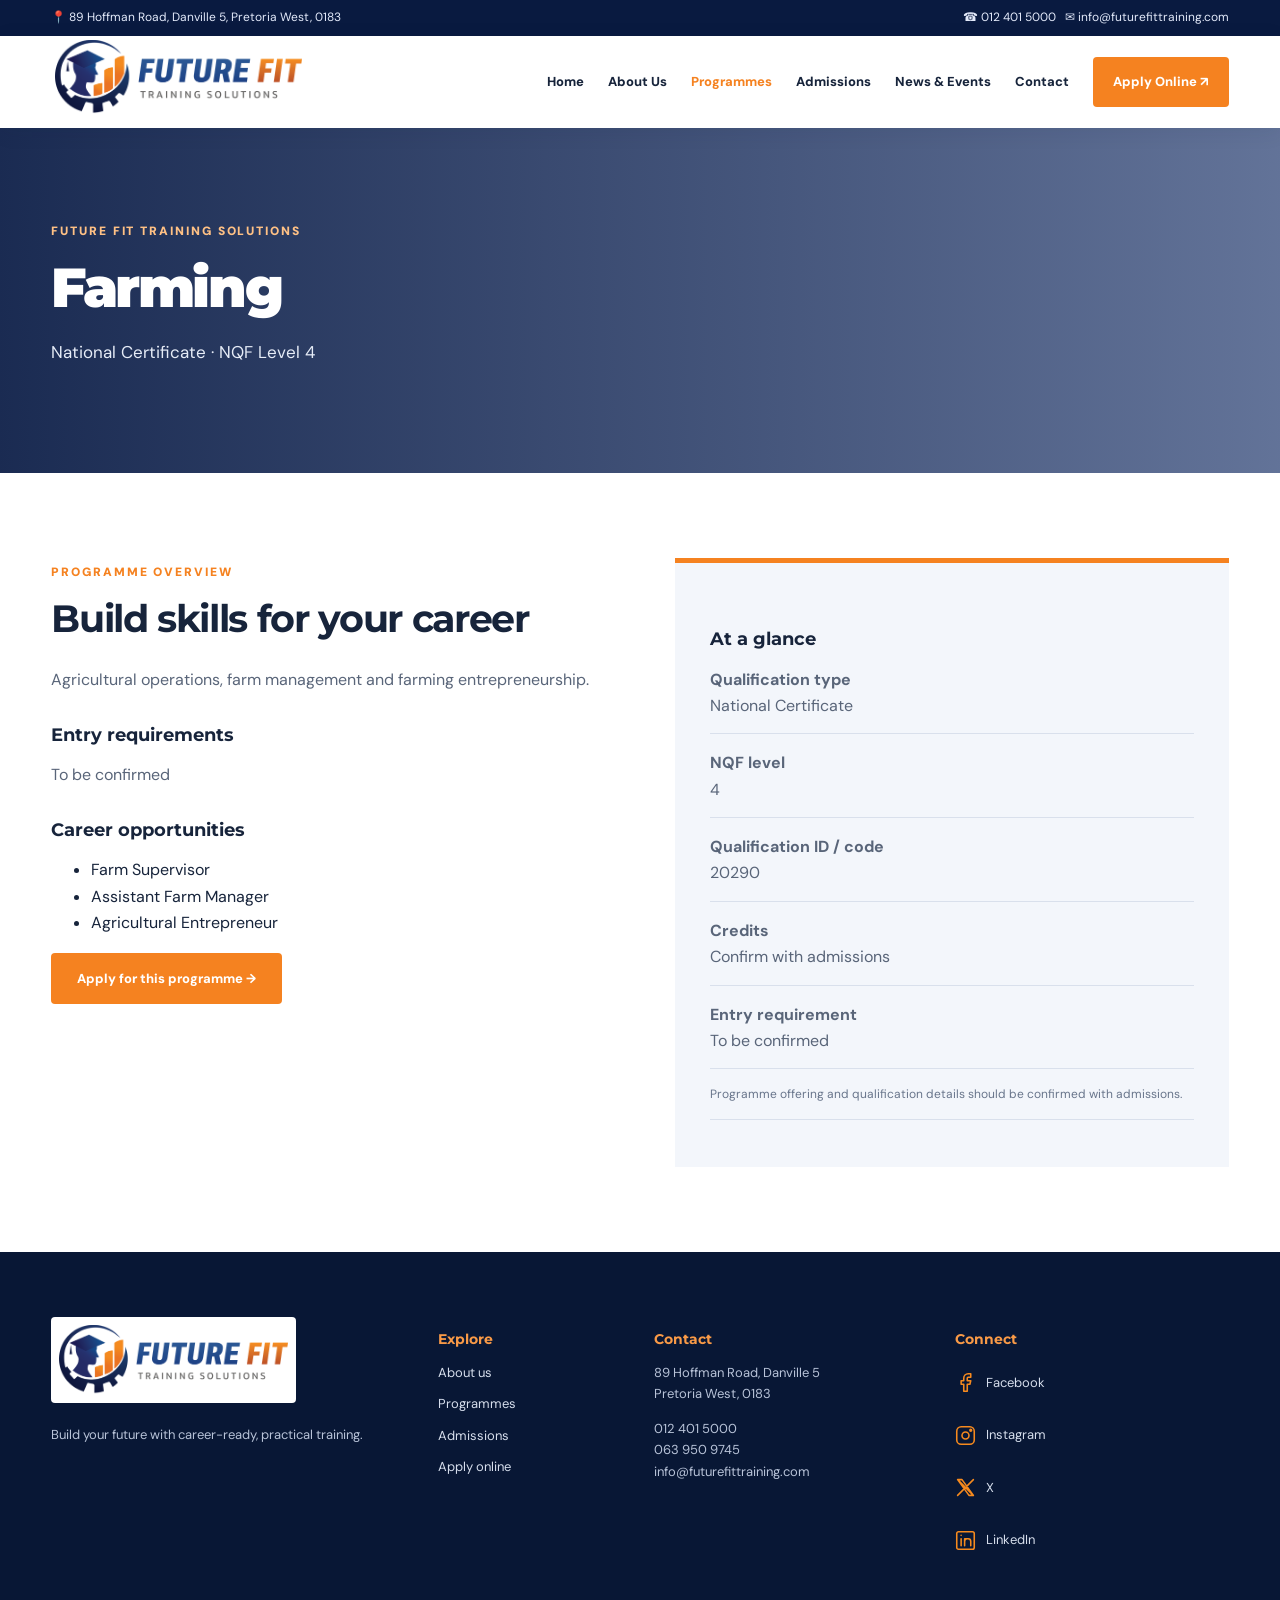
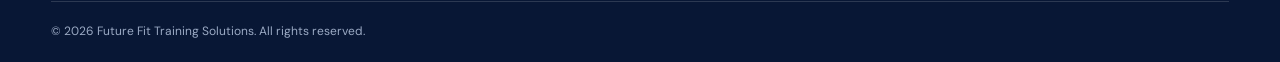
<file: programme-3.html>
<!doctype html><html lang="en"><head><meta charset="utf-8"><meta name="viewport" content="width=device-width,initial-scale=1"><meta name="description" content="Future Fit Training Solutions — practical career-ready training in Pretoria West."><title>Farming | Future Fit Training Solutions</title><link rel="stylesheet" href="assets/style.css"></head><body><div class="topbar"><div class="wrap topflex"><span>📍 89 Hoffman Road, Danville 5, Pretoria West, 0183</span><span>☎ 012 401 5000 &nbsp; ✉ info@futurefittraining.com</span></div></div><header class="header"><div class="wrap headflex"><a href="index.html" class="brand"><img src="assets/logo.png" alt="Future Fit Training Solutions"></a><button class="menu-toggle" aria-label="Toggle navigation" aria-expanded="false">☰</button><nav class="nav"><a class="" href="index.html">Home</a><a class="" href="about.html">About Us</a><a class="active" href="programmes.html">Programmes</a><a class="" href="admissions.html">Admissions</a><a class="" href="news.html">News & Events</a><a class="" href="contact.html">Contact</a><a class="nav-apply" href="apply.html">Apply Online ↗</a></nav></div></header><main><section class="pagehero" style="--hero:url('https://images.unsplash.com/photo-1500382017468-9049fed747ef?auto=format&fit=crop&w=1300&q=85')"><div class="wrap"><span class="eyebrow">FUTURE FIT TRAINING SOLUTIONS</span><h1>Farming</h1><p>National Certificate · NQF Level 4</p></div></section><section class="section wrap split detail"><div><span class="kicker">PROGRAMME OVERVIEW</span><h2>Build skills for your career</h2><p>Agricultural operations, farm management and farming entrepreneurship.</p><h3>Entry requirements</h3><p>To be confirmed</p><h3>Career opportunities</h3><ul><li>Farm Supervisor</li><li>Assistant Farm Manager</li><li>Agricultural Entrepreneur</li></ul><a class="btn orange" href="apply.html?programme=3">Apply for this programme →</a></div><aside class="detail-panel"><h3>At a glance</h3><p><b>Qualification type</b><br>National Certificate</p><p><b>NQF level</b><br>4</p><p><b>Qualification ID / code</b><br>20290</p><p><b>Credits</b><br>Confirm with admissions</p><p><b>Entry requirement</b><br>To be confirmed</p><p class="small-note">Programme offering and qualification details should be confirmed with admissions.</p></aside></section></main><footer><div class="wrap footgrid"><div><img class="footlogo" src="assets/logo.png" alt="Future Fit"><p>Build your future with career-ready, practical training.</p></div><div><h3>Explore</h3><a href="about.html">About us</a><a href="programmes.html">Programmes</a><a href="admissions.html">Admissions</a><a href="apply.html">Apply online</a></div><div><h3>Contact</h3><p>89 Hoffman Road, Danville 5<br>Pretoria West, 0183</p><p>012 401 5000<br>063 950 9745<br>info@futurefittraining.com</p></div><div><h3>Connect</h3><div class="social-links"><a href="https://www.facebook.com/search/top?q=Future%20Fit%20Training%20Solutions" target="_blank" rel="noopener noreferrer" aria-label="Facebook" title="Facebook"><svg viewBox="0 0 24 24" fill="none" stroke="currentColor" stroke-width="1.8" stroke-linecap="round" stroke-linejoin="round" aria-hidden="true"><path d="M18 2h-3a5 5 0 0 0-5 5v3H7v4h3v8h4v-8h3l1-4h-4V7a1 1 0 0 1 1-1h3z"/></svg><span>Facebook</span></a><a href="https://www.instagram.com/futurefittrainingsolutions/" target="_blank" rel="noopener noreferrer" aria-label="Instagram" title="Instagram"><svg viewBox="0 0 24 24" fill="none" stroke="currentColor" stroke-width="1.8" stroke-linecap="round" stroke-linejoin="round" aria-hidden="true"><rect x="2" y="2" width="20" height="20" rx="5"/><circle cx="12" cy="12" r="4"/><circle cx="18" cy="6" r="1"/></svg><span>Instagram</span></a><a href="https://x.com/futurefit_ts" target="_blank" rel="noopener noreferrer" aria-label="X" title="X"><svg viewBox="0 0 24 24" fill="none" stroke="currentColor" stroke-width="1.8" stroke-linecap="round" stroke-linejoin="round" aria-hidden="true"><path d="M3 3l18 18M21 3L3 21M3 3h5l13 18h-5z"/></svg><span>X</span></a><a href="https://www.linkedin.com/search/results/all/?keywords=Future%20Fit%20Training%20Solutions" target="_blank" rel="noopener noreferrer" aria-label="LinkedIn" title="LinkedIn"><svg viewBox="0 0 24 24" fill="none" stroke="currentColor" stroke-width="1.8" stroke-linecap="round" stroke-linejoin="round" aria-hidden="true"><rect x="2" y="2" width="20" height="20" rx="2"/><path d="M7 10v8M7 6v.1M11 18v-8h4a3 3 0 0 1 3 3v5M11 13a3 3 0 0 1 3-3"/></svg><span>LinkedIn</span></a></div></div></div><div class="wrap copyright">© <span id="year"></span> Future Fit Training Solutions. All rights reserved.</div></footer><script src="assets/site.js"></script></body></html>
</file>
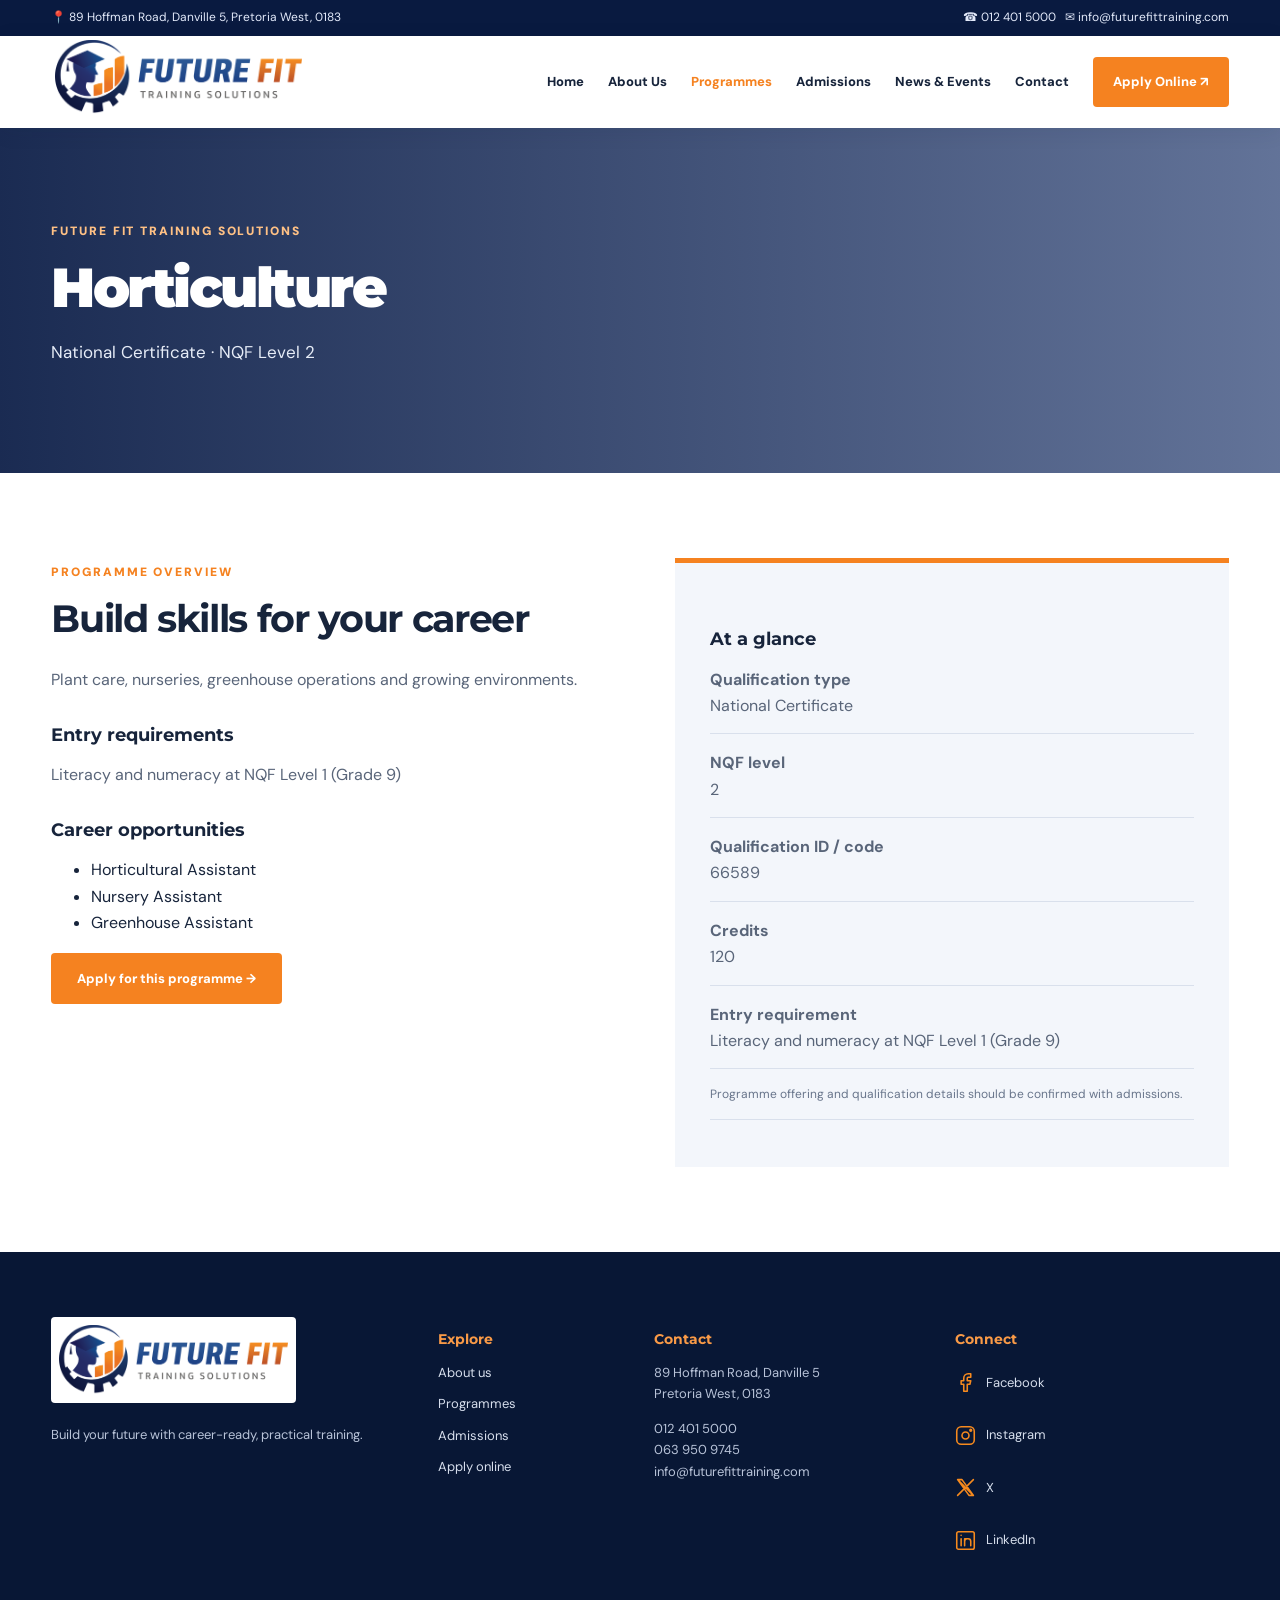
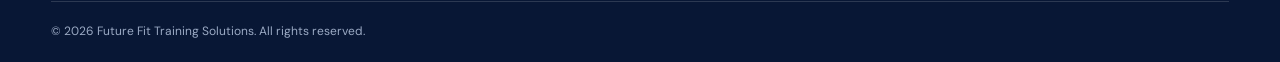
<file: programme-4.html>
<!doctype html><html lang="en"><head><meta charset="utf-8"><meta name="viewport" content="width=device-width,initial-scale=1"><meta name="description" content="Future Fit Training Solutions — practical career-ready training in Pretoria West."><title>Horticulture | Future Fit Training Solutions</title><link rel="stylesheet" href="assets/style.css"></head><body><div class="topbar"><div class="wrap topflex"><span>📍 89 Hoffman Road, Danville 5, Pretoria West, 0183</span><span>☎ 012 401 5000 &nbsp; ✉ info@futurefittraining.com</span></div></div><header class="header"><div class="wrap headflex"><a href="index.html" class="brand"><img src="assets/logo.png" alt="Future Fit Training Solutions"></a><button class="menu-toggle" aria-label="Toggle navigation" aria-expanded="false">☰</button><nav class="nav"><a class="" href="index.html">Home</a><a class="" href="about.html">About Us</a><a class="active" href="programmes.html">Programmes</a><a class="" href="admissions.html">Admissions</a><a class="" href="news.html">News & Events</a><a class="" href="contact.html">Contact</a><a class="nav-apply" href="apply.html">Apply Online ↗</a></nav></div></header><main><section class="pagehero" style="--hero:url('https://images.unsplash.com/photo-1416879595882-3373a0480b5b?auto=format&fit=crop&w=1300&q=85')"><div class="wrap"><span class="eyebrow">FUTURE FIT TRAINING SOLUTIONS</span><h1>Horticulture</h1><p>National Certificate · NQF Level 2</p></div></section><section class="section wrap split detail"><div><span class="kicker">PROGRAMME OVERVIEW</span><h2>Build skills for your career</h2><p>Plant care, nurseries, greenhouse operations and growing environments.</p><h3>Entry requirements</h3><p>Literacy and numeracy at NQF Level 1 (Grade 9)</p><h3>Career opportunities</h3><ul><li>Horticultural Assistant</li><li>Nursery Assistant</li><li>Greenhouse Assistant</li></ul><a class="btn orange" href="apply.html?programme=4">Apply for this programme →</a></div><aside class="detail-panel"><h3>At a glance</h3><p><b>Qualification type</b><br>National Certificate</p><p><b>NQF level</b><br>2</p><p><b>Qualification ID / code</b><br>66589</p><p><b>Credits</b><br>120</p><p><b>Entry requirement</b><br>Literacy and numeracy at NQF Level 1 (Grade 9)</p><p class="small-note">Programme offering and qualification details should be confirmed with admissions.</p></aside></section></main><footer><div class="wrap footgrid"><div><img class="footlogo" src="assets/logo.png" alt="Future Fit"><p>Build your future with career-ready, practical training.</p></div><div><h3>Explore</h3><a href="about.html">About us</a><a href="programmes.html">Programmes</a><a href="admissions.html">Admissions</a><a href="apply.html">Apply online</a></div><div><h3>Contact</h3><p>89 Hoffman Road, Danville 5<br>Pretoria West, 0183</p><p>012 401 5000<br>063 950 9745<br>info@futurefittraining.com</p></div><div><h3>Connect</h3><div class="social-links"><a href="https://www.facebook.com/search/top?q=Future%20Fit%20Training%20Solutions" target="_blank" rel="noopener noreferrer" aria-label="Facebook" title="Facebook"><svg viewBox="0 0 24 24" fill="none" stroke="currentColor" stroke-width="1.8" stroke-linecap="round" stroke-linejoin="round" aria-hidden="true"><path d="M18 2h-3a5 5 0 0 0-5 5v3H7v4h3v8h4v-8h3l1-4h-4V7a1 1 0 0 1 1-1h3z"/></svg><span>Facebook</span></a><a href="https://www.instagram.com/futurefittrainingsolutions/" target="_blank" rel="noopener noreferrer" aria-label="Instagram" title="Instagram"><svg viewBox="0 0 24 24" fill="none" stroke="currentColor" stroke-width="1.8" stroke-linecap="round" stroke-linejoin="round" aria-hidden="true"><rect x="2" y="2" width="20" height="20" rx="5"/><circle cx="12" cy="12" r="4"/><circle cx="18" cy="6" r="1"/></svg><span>Instagram</span></a><a href="https://x.com/futurefit_ts" target="_blank" rel="noopener noreferrer" aria-label="X" title="X"><svg viewBox="0 0 24 24" fill="none" stroke="currentColor" stroke-width="1.8" stroke-linecap="round" stroke-linejoin="round" aria-hidden="true"><path d="M3 3l18 18M21 3L3 21M3 3h5l13 18h-5z"/></svg><span>X</span></a><a href="https://www.linkedin.com/search/results/all/?keywords=Future%20Fit%20Training%20Solutions" target="_blank" rel="noopener noreferrer" aria-label="LinkedIn" title="LinkedIn"><svg viewBox="0 0 24 24" fill="none" stroke="currentColor" stroke-width="1.8" stroke-linecap="round" stroke-linejoin="round" aria-hidden="true"><rect x="2" y="2" width="20" height="20" rx="2"/><path d="M7 10v8M7 6v.1M11 18v-8h4a3 3 0 0 1 3 3v5M11 13a3 3 0 0 1 3-3"/></svg><span>LinkedIn</span></a></div></div></div><div class="wrap copyright">© <span id="year"></span> Future Fit Training Solutions. All rights reserved.</div></footer><script src="assets/site.js"></script></body></html>
</file>
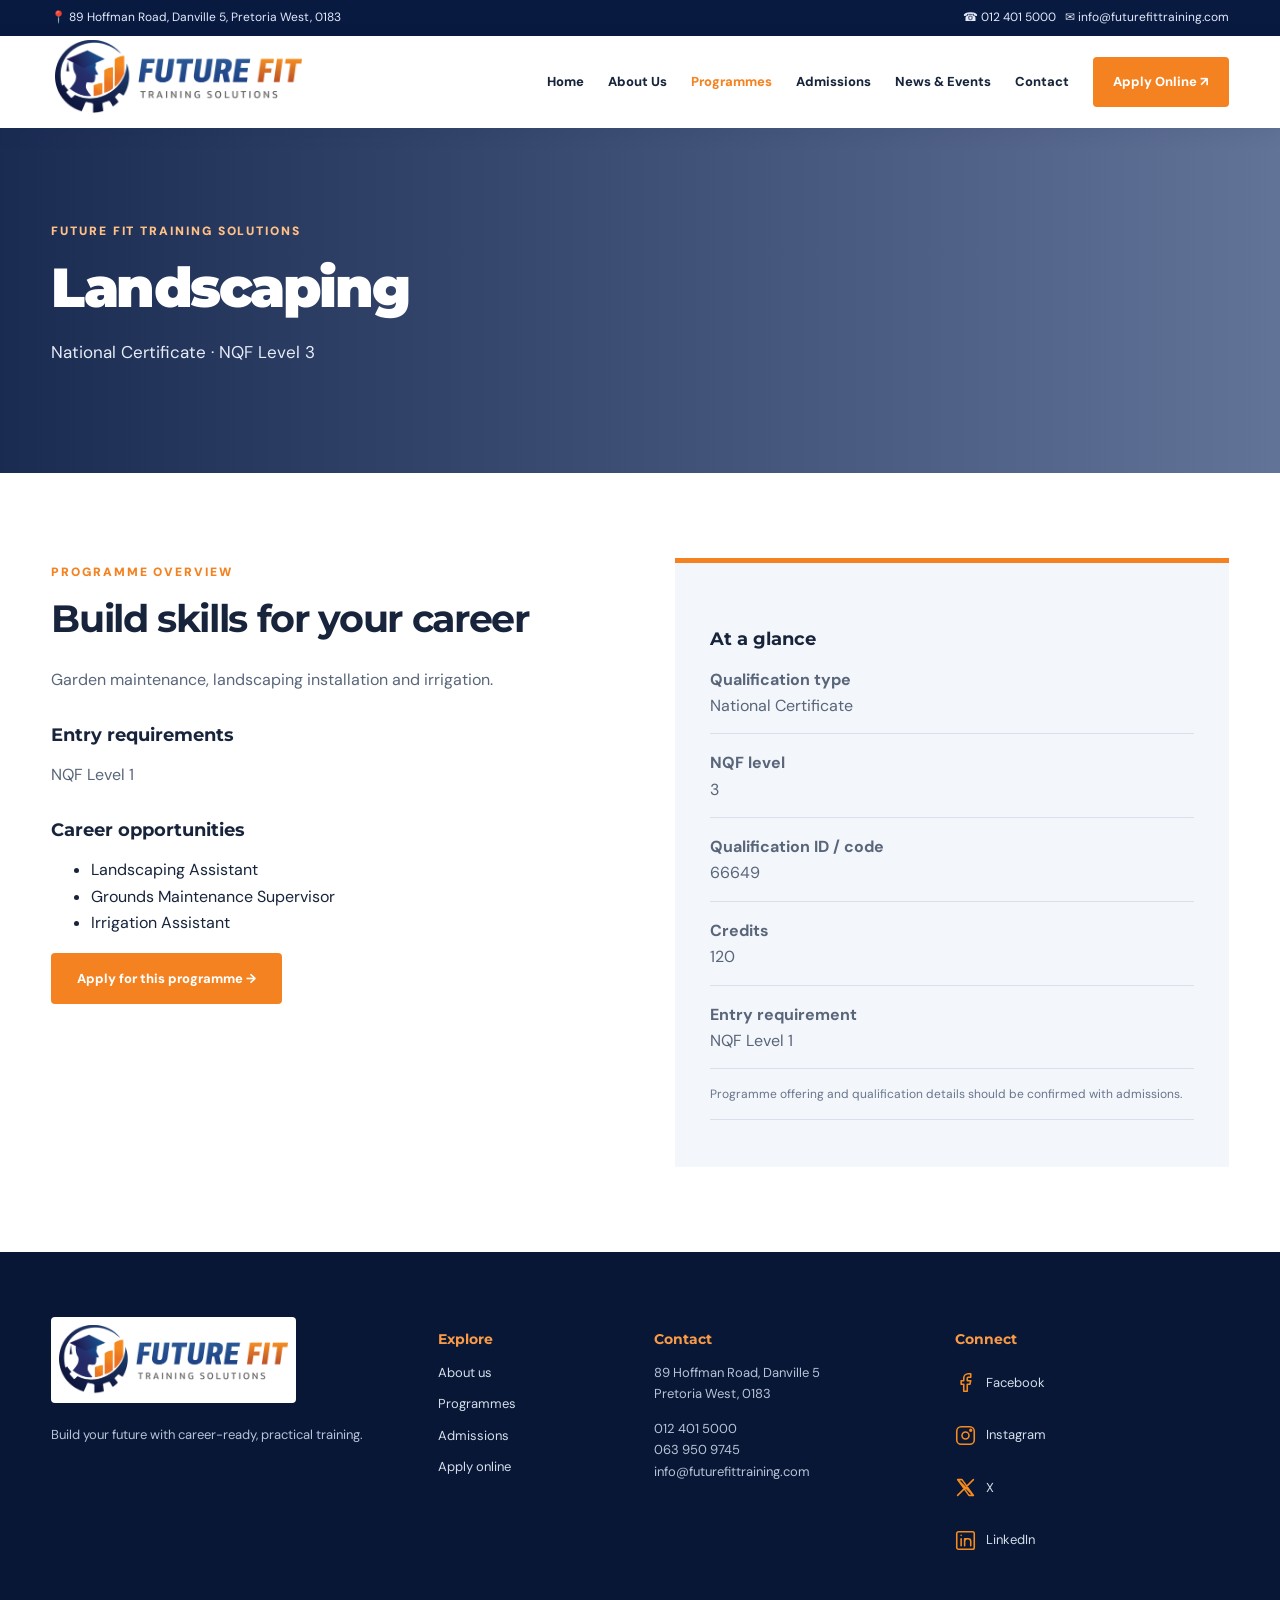
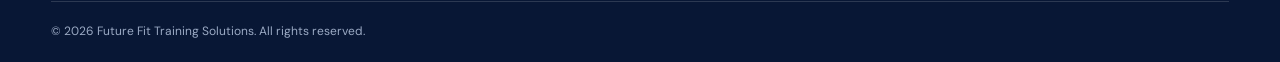
<file: programme-5.html>
<!doctype html><html lang="en"><head><meta charset="utf-8"><meta name="viewport" content="width=device-width,initial-scale=1"><meta name="description" content="Future Fit Training Solutions — practical career-ready training in Pretoria West."><title>Landscaping | Future Fit Training Solutions</title><link rel="stylesheet" href="assets/style.css"></head><body><div class="topbar"><div class="wrap topflex"><span>📍 89 Hoffman Road, Danville 5, Pretoria West, 0183</span><span>☎ 012 401 5000 &nbsp; ✉ info@futurefittraining.com</span></div></div><header class="header"><div class="wrap headflex"><a href="index.html" class="brand"><img src="assets/logo.png" alt="Future Fit Training Solutions"></a><button class="menu-toggle" aria-label="Toggle navigation" aria-expanded="false">☰</button><nav class="nav"><a class="" href="index.html">Home</a><a class="" href="about.html">About Us</a><a class="active" href="programmes.html">Programmes</a><a class="" href="admissions.html">Admissions</a><a class="" href="news.html">News & Events</a><a class="" href="contact.html">Contact</a><a class="nav-apply" href="apply.html">Apply Online ↗</a></nav></div></header><main><section class="pagehero" style="--hero:url('https://images.unsplash.com/photo-1558904541-efa843a96f01?auto=format&fit=crop&w=1300&q=85')"><div class="wrap"><span class="eyebrow">FUTURE FIT TRAINING SOLUTIONS</span><h1>Landscaping</h1><p>National Certificate · NQF Level 3</p></div></section><section class="section wrap split detail"><div><span class="kicker">PROGRAMME OVERVIEW</span><h2>Build skills for your career</h2><p>Garden maintenance, landscaping installation and irrigation.</p><h3>Entry requirements</h3><p>NQF Level 1</p><h3>Career opportunities</h3><ul><li>Landscaping Assistant</li><li>Grounds Maintenance Supervisor</li><li>Irrigation Assistant</li></ul><a class="btn orange" href="apply.html?programme=5">Apply for this programme →</a></div><aside class="detail-panel"><h3>At a glance</h3><p><b>Qualification type</b><br>National Certificate</p><p><b>NQF level</b><br>3</p><p><b>Qualification ID / code</b><br>66649</p><p><b>Credits</b><br>120</p><p><b>Entry requirement</b><br>NQF Level 1</p><p class="small-note">Programme offering and qualification details should be confirmed with admissions.</p></aside></section></main><footer><div class="wrap footgrid"><div><img class="footlogo" src="assets/logo.png" alt="Future Fit"><p>Build your future with career-ready, practical training.</p></div><div><h3>Explore</h3><a href="about.html">About us</a><a href="programmes.html">Programmes</a><a href="admissions.html">Admissions</a><a href="apply.html">Apply online</a></div><div><h3>Contact</h3><p>89 Hoffman Road, Danville 5<br>Pretoria West, 0183</p><p>012 401 5000<br>063 950 9745<br>info@futurefittraining.com</p></div><div><h3>Connect</h3><div class="social-links"><a href="https://www.facebook.com/search/top?q=Future%20Fit%20Training%20Solutions" target="_blank" rel="noopener noreferrer" aria-label="Facebook" title="Facebook"><svg viewBox="0 0 24 24" fill="none" stroke="currentColor" stroke-width="1.8" stroke-linecap="round" stroke-linejoin="round" aria-hidden="true"><path d="M18 2h-3a5 5 0 0 0-5 5v3H7v4h3v8h4v-8h3l1-4h-4V7a1 1 0 0 1 1-1h3z"/></svg><span>Facebook</span></a><a href="https://www.instagram.com/futurefittrainingsolutions/" target="_blank" rel="noopener noreferrer" aria-label="Instagram" title="Instagram"><svg viewBox="0 0 24 24" fill="none" stroke="currentColor" stroke-width="1.8" stroke-linecap="round" stroke-linejoin="round" aria-hidden="true"><rect x="2" y="2" width="20" height="20" rx="5"/><circle cx="12" cy="12" r="4"/><circle cx="18" cy="6" r="1"/></svg><span>Instagram</span></a><a href="https://x.com/futurefit_ts" target="_blank" rel="noopener noreferrer" aria-label="X" title="X"><svg viewBox="0 0 24 24" fill="none" stroke="currentColor" stroke-width="1.8" stroke-linecap="round" stroke-linejoin="round" aria-hidden="true"><path d="M3 3l18 18M21 3L3 21M3 3h5l13 18h-5z"/></svg><span>X</span></a><a href="https://www.linkedin.com/search/results/all/?keywords=Future%20Fit%20Training%20Solutions" target="_blank" rel="noopener noreferrer" aria-label="LinkedIn" title="LinkedIn"><svg viewBox="0 0 24 24" fill="none" stroke="currentColor" stroke-width="1.8" stroke-linecap="round" stroke-linejoin="round" aria-hidden="true"><rect x="2" y="2" width="20" height="20" rx="2"/><path d="M7 10v8M7 6v.1M11 18v-8h4a3 3 0 0 1 3 3v5M11 13a3 3 0 0 1 3-3"/></svg><span>LinkedIn</span></a></div></div></div><div class="wrap copyright">© <span id="year"></span> Future Fit Training Solutions. All rights reserved.</div></footer><script src="assets/site.js"></script></body></html>
</file>
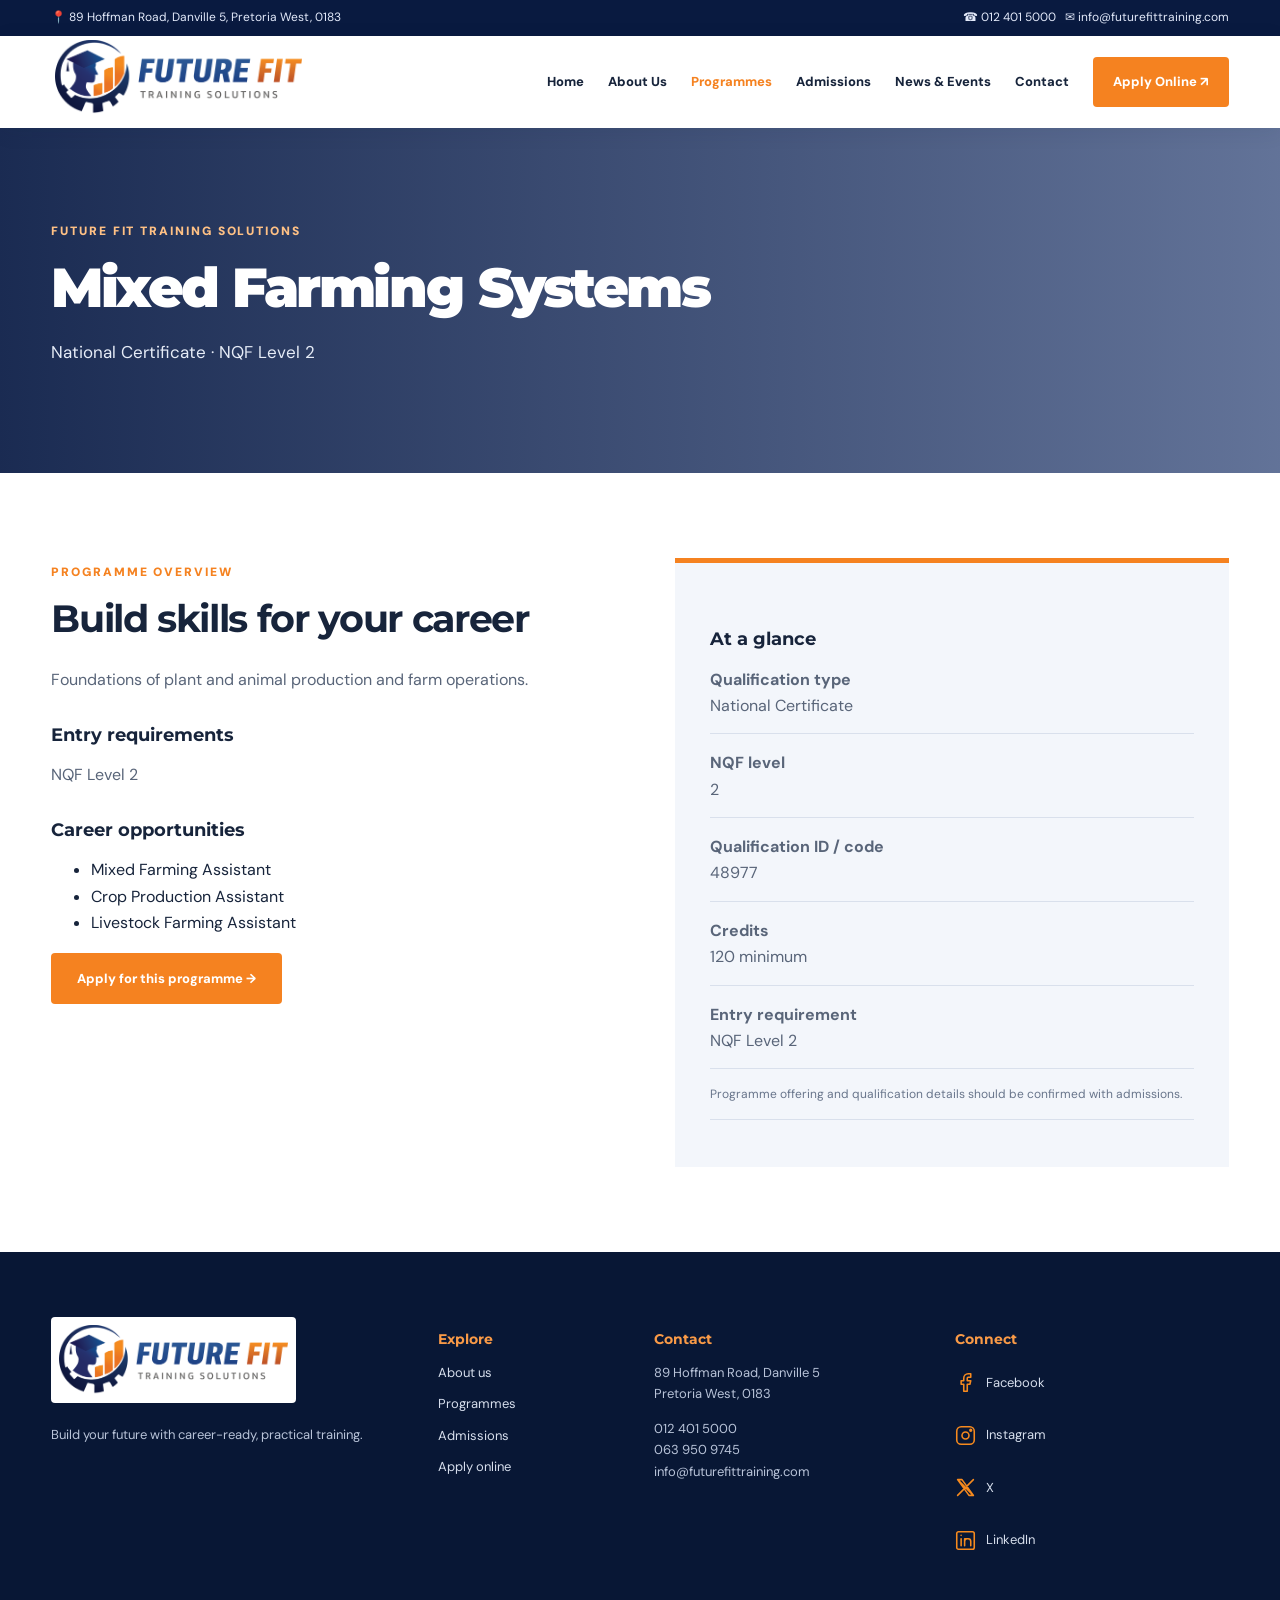
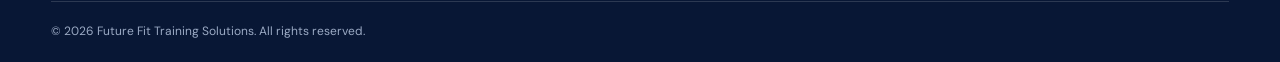
<file: programme-6.html>
<!doctype html><html lang="en"><head><meta charset="utf-8"><meta name="viewport" content="width=device-width,initial-scale=1"><meta name="description" content="Future Fit Training Solutions — practical career-ready training in Pretoria West."><title>Mixed Farming Systems | Future Fit Training Solutions</title><link rel="stylesheet" href="assets/style.css"></head><body><div class="topbar"><div class="wrap topflex"><span>📍 89 Hoffman Road, Danville 5, Pretoria West, 0183</span><span>☎ 012 401 5000 &nbsp; ✉ info@futurefittraining.com</span></div></div><header class="header"><div class="wrap headflex"><a href="index.html" class="brand"><img src="assets/logo.png" alt="Future Fit Training Solutions"></a><button class="menu-toggle" aria-label="Toggle navigation" aria-expanded="false">☰</button><nav class="nav"><a class="" href="index.html">Home</a><a class="" href="about.html">About Us</a><a class="active" href="programmes.html">Programmes</a><a class="" href="admissions.html">Admissions</a><a class="" href="news.html">News & Events</a><a class="" href="contact.html">Contact</a><a class="nav-apply" href="apply.html">Apply Online ↗</a></nav></div></header><main><section class="pagehero" style="--hero:url('https://images.unsplash.com/photo-1472396961693-142e6e269027?auto=format&fit=crop&w=1300&q=85')"><div class="wrap"><span class="eyebrow">FUTURE FIT TRAINING SOLUTIONS</span><h1>Mixed Farming Systems</h1><p>National Certificate · NQF Level 2</p></div></section><section class="section wrap split detail"><div><span class="kicker">PROGRAMME OVERVIEW</span><h2>Build skills for your career</h2><p>Foundations of plant and animal production and farm operations.</p><h3>Entry requirements</h3><p>NQF Level 2</p><h3>Career opportunities</h3><ul><li>Mixed Farming Assistant</li><li>Crop Production Assistant</li><li>Livestock Farming Assistant</li></ul><a class="btn orange" href="apply.html?programme=6">Apply for this programme →</a></div><aside class="detail-panel"><h3>At a glance</h3><p><b>Qualification type</b><br>National Certificate</p><p><b>NQF level</b><br>2</p><p><b>Qualification ID / code</b><br>48977</p><p><b>Credits</b><br>120 minimum</p><p><b>Entry requirement</b><br>NQF Level 2</p><p class="small-note">Programme offering and qualification details should be confirmed with admissions.</p></aside></section></main><footer><div class="wrap footgrid"><div><img class="footlogo" src="assets/logo.png" alt="Future Fit"><p>Build your future with career-ready, practical training.</p></div><div><h3>Explore</h3><a href="about.html">About us</a><a href="programmes.html">Programmes</a><a href="admissions.html">Admissions</a><a href="apply.html">Apply online</a></div><div><h3>Contact</h3><p>89 Hoffman Road, Danville 5<br>Pretoria West, 0183</p><p>012 401 5000<br>063 950 9745<br>info@futurefittraining.com</p></div><div><h3>Connect</h3><div class="social-links"><a href="https://www.facebook.com/search/top?q=Future%20Fit%20Training%20Solutions" target="_blank" rel="noopener noreferrer" aria-label="Facebook" title="Facebook"><svg viewBox="0 0 24 24" fill="none" stroke="currentColor" stroke-width="1.8" stroke-linecap="round" stroke-linejoin="round" aria-hidden="true"><path d="M18 2h-3a5 5 0 0 0-5 5v3H7v4h3v8h4v-8h3l1-4h-4V7a1 1 0 0 1 1-1h3z"/></svg><span>Facebook</span></a><a href="https://www.instagram.com/futurefittrainingsolutions/" target="_blank" rel="noopener noreferrer" aria-label="Instagram" title="Instagram"><svg viewBox="0 0 24 24" fill="none" stroke="currentColor" stroke-width="1.8" stroke-linecap="round" stroke-linejoin="round" aria-hidden="true"><rect x="2" y="2" width="20" height="20" rx="5"/><circle cx="12" cy="12" r="4"/><circle cx="18" cy="6" r="1"/></svg><span>Instagram</span></a><a href="https://x.com/futurefit_ts" target="_blank" rel="noopener noreferrer" aria-label="X" title="X"><svg viewBox="0 0 24 24" fill="none" stroke="currentColor" stroke-width="1.8" stroke-linecap="round" stroke-linejoin="round" aria-hidden="true"><path d="M3 3l18 18M21 3L3 21M3 3h5l13 18h-5z"/></svg><span>X</span></a><a href="https://www.linkedin.com/search/results/all/?keywords=Future%20Fit%20Training%20Solutions" target="_blank" rel="noopener noreferrer" aria-label="LinkedIn" title="LinkedIn"><svg viewBox="0 0 24 24" fill="none" stroke="currentColor" stroke-width="1.8" stroke-linecap="round" stroke-linejoin="round" aria-hidden="true"><rect x="2" y="2" width="20" height="20" rx="2"/><path d="M7 10v8M7 6v.1M11 18v-8h4a3 3 0 0 1 3 3v5M11 13a3 3 0 0 1 3-3"/></svg><span>LinkedIn</span></a></div></div></div><div class="wrap copyright">© <span id="year"></span> Future Fit Training Solutions. All rights reserved.</div></footer><script src="assets/site.js"></script></body></html>
</file>
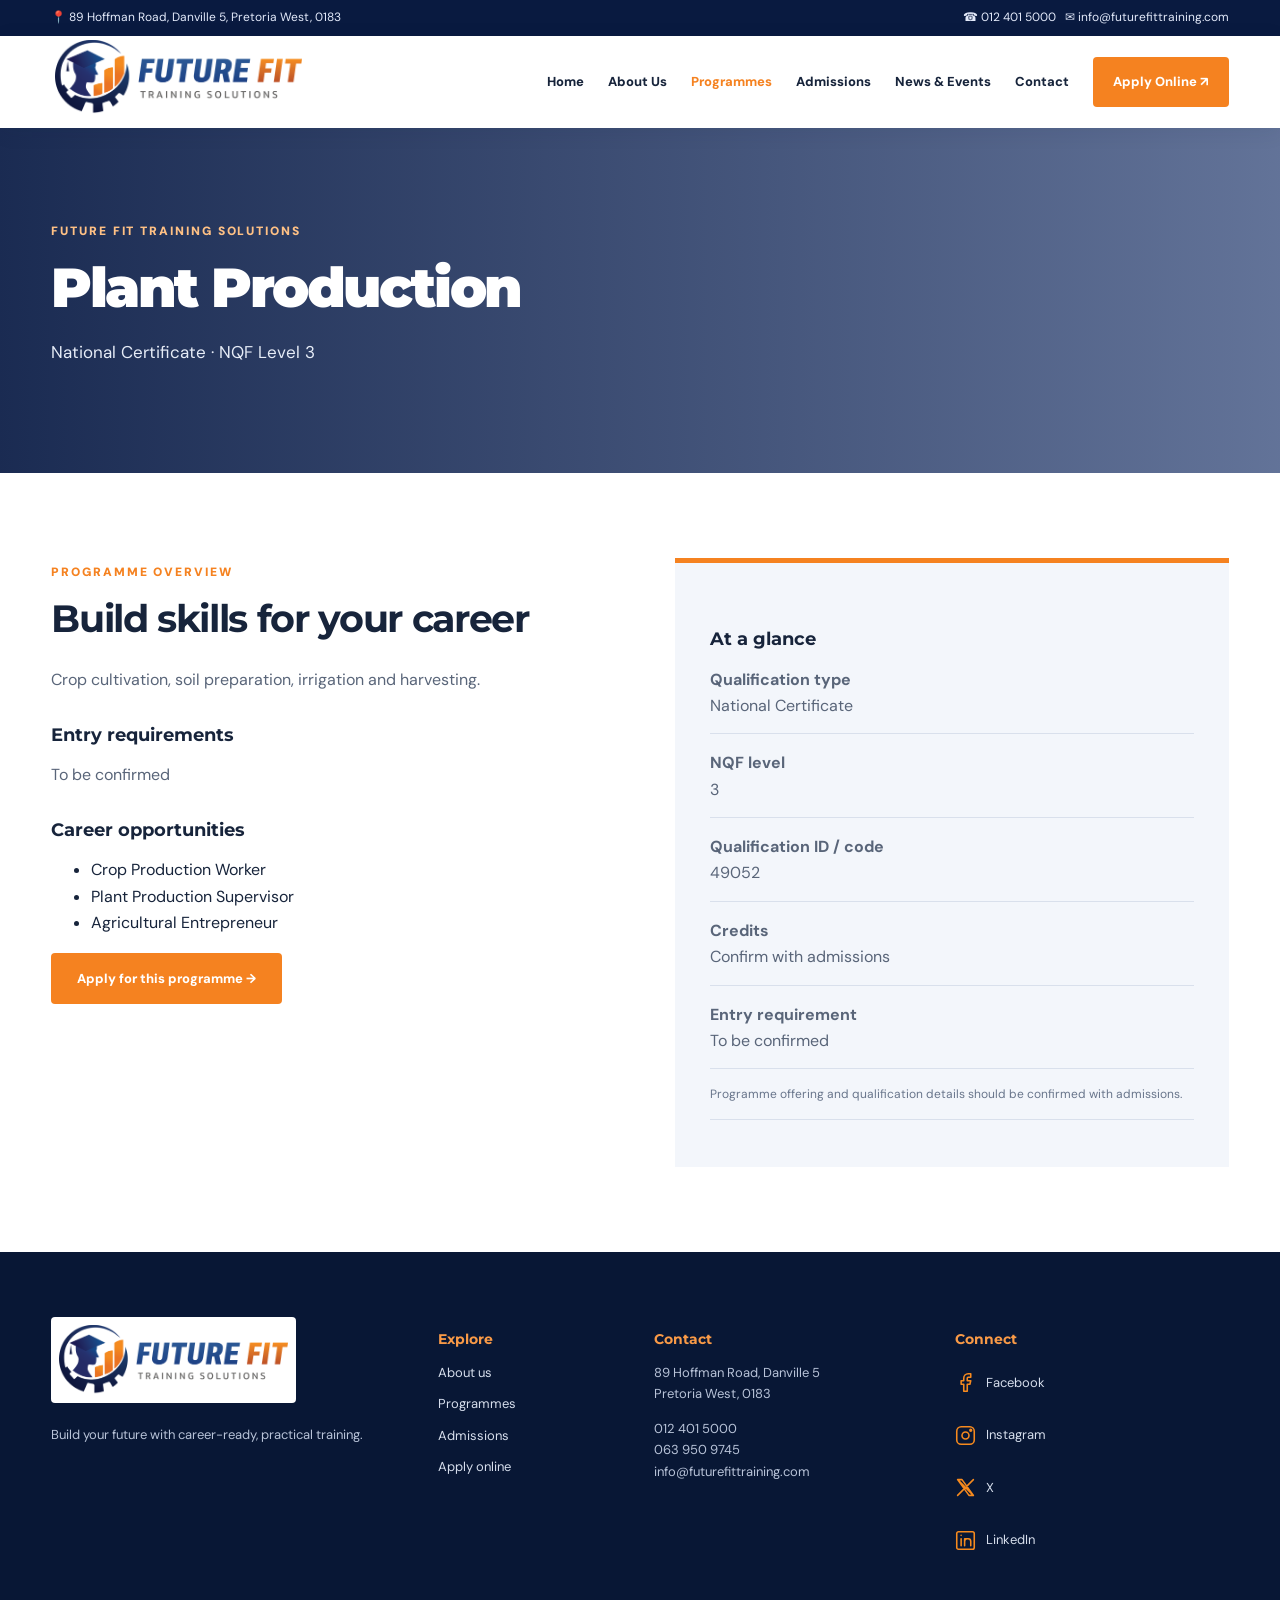
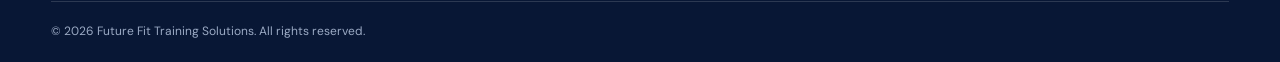
<file: programme-7.html>
<!doctype html><html lang="en"><head><meta charset="utf-8"><meta name="viewport" content="width=device-width,initial-scale=1"><meta name="description" content="Future Fit Training Solutions — practical career-ready training in Pretoria West."><title>Plant Production | Future Fit Training Solutions</title><link rel="stylesheet" href="assets/style.css"></head><body><div class="topbar"><div class="wrap topflex"><span>📍 89 Hoffman Road, Danville 5, Pretoria West, 0183</span><span>☎ 012 401 5000 &nbsp; ✉ info@futurefittraining.com</span></div></div><header class="header"><div class="wrap headflex"><a href="index.html" class="brand"><img src="assets/logo.png" alt="Future Fit Training Solutions"></a><button class="menu-toggle" aria-label="Toggle navigation" aria-expanded="false">☰</button><nav class="nav"><a class="" href="index.html">Home</a><a class="" href="about.html">About Us</a><a class="active" href="programmes.html">Programmes</a><a class="" href="admissions.html">Admissions</a><a class="" href="news.html">News & Events</a><a class="" href="contact.html">Contact</a><a class="nav-apply" href="apply.html">Apply Online ↗</a></nav></div></header><main><section class="pagehero" style="--hero:url('https://images.unsplash.com/photo-1464226184884-fa280b87c399?auto=format&fit=crop&w=1300&q=85')"><div class="wrap"><span class="eyebrow">FUTURE FIT TRAINING SOLUTIONS</span><h1>Plant Production</h1><p>National Certificate · NQF Level 3</p></div></section><section class="section wrap split detail"><div><span class="kicker">PROGRAMME OVERVIEW</span><h2>Build skills for your career</h2><p>Crop cultivation, soil preparation, irrigation and harvesting.</p><h3>Entry requirements</h3><p>To be confirmed</p><h3>Career opportunities</h3><ul><li>Crop Production Worker</li><li>Plant Production Supervisor</li><li>Agricultural Entrepreneur</li></ul><a class="btn orange" href="apply.html?programme=7">Apply for this programme →</a></div><aside class="detail-panel"><h3>At a glance</h3><p><b>Qualification type</b><br>National Certificate</p><p><b>NQF level</b><br>3</p><p><b>Qualification ID / code</b><br>49052</p><p><b>Credits</b><br>Confirm with admissions</p><p><b>Entry requirement</b><br>To be confirmed</p><p class="small-note">Programme offering and qualification details should be confirmed with admissions.</p></aside></section></main><footer><div class="wrap footgrid"><div><img class="footlogo" src="assets/logo.png" alt="Future Fit"><p>Build your future with career-ready, practical training.</p></div><div><h3>Explore</h3><a href="about.html">About us</a><a href="programmes.html">Programmes</a><a href="admissions.html">Admissions</a><a href="apply.html">Apply online</a></div><div><h3>Contact</h3><p>89 Hoffman Road, Danville 5<br>Pretoria West, 0183</p><p>012 401 5000<br>063 950 9745<br>info@futurefittraining.com</p></div><div><h3>Connect</h3><div class="social-links"><a href="https://www.facebook.com/search/top?q=Future%20Fit%20Training%20Solutions" target="_blank" rel="noopener noreferrer" aria-label="Facebook" title="Facebook"><svg viewBox="0 0 24 24" fill="none" stroke="currentColor" stroke-width="1.8" stroke-linecap="round" stroke-linejoin="round" aria-hidden="true"><path d="M18 2h-3a5 5 0 0 0-5 5v3H7v4h3v8h4v-8h3l1-4h-4V7a1 1 0 0 1 1-1h3z"/></svg><span>Facebook</span></a><a href="https://www.instagram.com/futurefittrainingsolutions/" target="_blank" rel="noopener noreferrer" aria-label="Instagram" title="Instagram"><svg viewBox="0 0 24 24" fill="none" stroke="currentColor" stroke-width="1.8" stroke-linecap="round" stroke-linejoin="round" aria-hidden="true"><rect x="2" y="2" width="20" height="20" rx="5"/><circle cx="12" cy="12" r="4"/><circle cx="18" cy="6" r="1"/></svg><span>Instagram</span></a><a href="https://x.com/futurefit_ts" target="_blank" rel="noopener noreferrer" aria-label="X" title="X"><svg viewBox="0 0 24 24" fill="none" stroke="currentColor" stroke-width="1.8" stroke-linecap="round" stroke-linejoin="round" aria-hidden="true"><path d="M3 3l18 18M21 3L3 21M3 3h5l13 18h-5z"/></svg><span>X</span></a><a href="https://www.linkedin.com/search/results/all/?keywords=Future%20Fit%20Training%20Solutions" target="_blank" rel="noopener noreferrer" aria-label="LinkedIn" title="LinkedIn"><svg viewBox="0 0 24 24" fill="none" stroke="currentColor" stroke-width="1.8" stroke-linecap="round" stroke-linejoin="round" aria-hidden="true"><rect x="2" y="2" width="20" height="20" rx="2"/><path d="M7 10v8M7 6v.1M11 18v-8h4a3 3 0 0 1 3 3v5M11 13a3 3 0 0 1 3-3"/></svg><span>LinkedIn</span></a></div></div></div><div class="wrap copyright">© <span id="year"></span> Future Fit Training Solutions. All rights reserved.</div></footer><script src="assets/site.js"></script></body></html>
</file>
<file: assets/style.css>
@import url('https://fonts.googleapis.com/css2?family=DM+Sans:wght@400;500;600;700;800&family=Montserrat:wght@500;600;700;800;900&display=swap');:root{--navy:#142b60;--deep:#091a40;--orange:#f58220;--pale:#f3f6fb;--ink:#17243b}*{box-sizing:border-box}body{margin:0;color:var(--ink);font-family:'DM Sans',Arial,sans-serif;line-height:1.65}h1,h2,h3,strong{font-family:Montserrat,Arial,sans-serif;line-height:1.2}h1{font-size:clamp(2.7rem,5vw,5.3rem);font-weight:900;letter-spacing:-.045em}h2{font-size:clamp(2rem,3vw,3rem);letter-spacing:-.035em;margin:12px 0 25px}h3{font-size:1.1rem}p{color:#596579}a{color:inherit;text-decoration:none}.wrap{width:min(1180px,92%);margin:auto}.topbar{background:var(--deep);color:#e3eafa;font-size:12px;padding:8px 0}.topflex,.headflex,.section-head{display:flex;align-items:center;justify-content:space-between;gap:25px}.header{background:#fff;position:sticky;top:0;z-index:30;box-shadow:0 4px 20px #0b224414}.headflex{min-height:92px}.brand img{width:255px;max-height:75px;object-fit:contain}.nav{display:flex;align-items:center;gap:24px;font-size:13px;font-weight:800}.nav>a{padding:15px 0}.nav>a.active,.nav>a:hover{color:var(--orange)}.nav .nav-apply{background:var(--orange);color:white;padding:14px 20px;border-radius:4px}.menu-toggle{display:none}.slider{height:min(650px,72vw);min-height:460px;position:relative;overflow:hidden}.slide{position:absolute;inset:0;background-size:cover;background-position:center;opacity:0;transition:opacity .8s;display:flex;align-items:center}.slide.on{opacity:1;z-index:1}.slide-content{color:white;position:relative}.slide-content h1{max-width:770px;margin:16px 0}.slide-content p{color:#e7ecf8;font-size:19px;max-width:550px}.eyebrow,.kicker{font-weight:900;letter-spacing:.16em;font-size:12px}.eyebrow{color:#ffc185}.kicker{color:var(--orange)}.actions{display:flex;gap:12px;margin-top:30px}.btn{display:inline-block;border:0;border-radius:4px;padding:15px 26px;font-weight:800;font-size:13px;cursor:pointer}.orange{background:var(--orange);color:white}.navy{background:var(--navy);color:white}.outline{border:1px solid #ffffffab;color:white}.slide-dots{position:absolute;bottom:28px;left:50%;transform:translateX(-50%);z-index:3;display:flex;gap:8px}.dot{width:11px;height:11px;border:1px solid white;background:transparent;border-radius:50%;cursor:pointer}.dot.on{background:var(--orange);border-color:var(--orange)}.slide-arrow{position:absolute;z-index:3;top:50%;transform:translateY(-50%);font-size:45px;color:white;border:0;background:#12234c55;cursor:pointer;padding:0 13px}.prev{left:12px}.next{right:12px}.quick{position:relative;z-index:5;display:grid;grid-template-columns:repeat(4,1fr);margin-top:-2px;box-shadow:0 14px 32px #18284c14}.quick a{padding:30px 24px;background:var(--navy);color:white;display:flex;flex-direction:column;gap:5px;border-right:1px solid #ffffff25}.quick a:nth-child(2),.quick a:nth-child(4){background:#1c3b78}.quick a b{color:#fba552;font-size:13px}.quick a strong{font-size:16px}.quick a span{font-size:12px;color:#d6dff3}.section{padding-top:85px;padding-bottom:85px}.split{display:grid;grid-template-columns:1fr 1fr;align-items:center;gap:70px}.split p{font-size:16px}.split em{font-style:normal;color:var(--orange)}.image-stack{position:relative}.image-stack img,.rounded-img,.contact-visual img{width:100%;height:420px;object-fit:cover;border-radius:6px}.image-label{position:absolute;bottom:-16px;left:-16px;background:var(--orange);color:white;font-weight:900;padding:23px}.pale{background:var(--pale)}.cards{display:grid;grid-template-columns:repeat(3,1fr);gap:24px}.course-card{background:white;border-radius:6px;overflow:hidden;box-shadow:0 6px 22px #122c4c12;transition:transform .2s}.course-card:hover{transform:translateY(-4px)}.course-card img{width:100%;height:205px;object-fit:cover}.course-body{padding:24px}.course-body h3{margin:15px 0}.course-body p{font-size:14px;min-height:68px}.tag{color:#cb6210;background:#fff0e4;padding:7px 10px;border-radius:3px;font-size:11px;font-weight:800;display:inline-block}.textlink{font-size:13px;font-weight:900;color:var(--orange)}.feature-band{background:linear-gradient(100deg,#0a1c47eb,#143574de),url('https://images.unsplash.com/photo-1523240795612-9a054b0db644?auto=format&fit=crop&w=1600&q=80') center/cover;padding:90px 0;color:white;text-align:center}.feature-band p{color:#e4eafa}.feature-band h2{margin-bottom:8px}.notice{background:#f4f7fc;border-left:5px solid var(--orange);padding:30px;margin-top:20px}.notice p{max-width:730px}.pagehero{min-height:345px;display:flex;align-items:center;color:white;background:linear-gradient(90deg,#091b45ed,#142d65aa),var(--hero) center/cover}.pagehero h1{font-size:clamp(2.5rem,4.3vw,4.5rem);margin:12px 0}.pagehero p{color:#e6ecf7;font-size:17px;max-width:700px}.small-note{font-size:12px!important;color:#68758b}.search-label{font-size:12px;font-weight:700}.search-label input{display:block;padding:12px;width:270px;border:1px solid #d6dfea;border-radius:4px}.detail{align-items:start}.detail h3{margin-top:30px}.detail-panel{background:#f3f6fb;padding:35px;border-top:5px solid var(--orange)}.detail-panel p{border-bottom:1px solid #d9e0ec;padding-bottom:14px}.steps{display:grid;grid-template-columns:repeat(4,1fr);gap:20px;margin:35px 0}.steps>div{background:#f3f6fb;padding:24px}.steps b{font-size:30px;color:var(--orange)}.form-layout{display:grid;grid-template-columns:1fr 1.4fr;gap:60px;align-items:start}.apply-form{box-shadow:0 10px 40px #0b1d3a17;padding:35px;border-radius:7px}.formgrid{display:grid;grid-template-columns:1fr 1fr;gap:18px}.formgrid label{font-size:13px;font-weight:700}.formgrid input,.formgrid select,.formgrid textarea{display:block;width:100%;margin-top:6px;padding:13px;border:1px solid #d5deeb;border-radius:4px;font:inherit}.full{grid-column:1/-1}.consent{display:flex;gap:9px;margin:24px 0;font-size:12px}.apply-form button{width:100%}footer{background:#081735;color:white;padding:65px 0 0}footer p{color:#b8c3d8;font-size:13px}.footgrid{display:grid;grid-template-columns:2fr 1fr 1.5fr 1.6fr;gap:45px}.footgrid h3{font-size:14px;color:#f99a47}.footgrid a{display:block;color:#d6deec;font-size:13px;margin:10px 0}.footlogo{width:245px;max-width:100%;background:white;padding:8px;border-radius:4px}.copyright{border-top:1px solid #ffffff25;margin-top:40px;padding:20px 0;font-size:12px;color:#9baac4}@media(max-width:980px){.nav{gap:12px;font-size:11px}.brand img{width:195px}.cards{grid-template-columns:repeat(2,1fr)}.quick{grid-template-columns:repeat(2,1fr)}.footgrid{grid-template-columns:repeat(2,1fr)}}@media(max-width:720px){.topbar{display:none}.headflex{min-height:75px}.brand img{width:200px}.menu-toggle{display:block;background:none;border:0;font-size:26px;color:var(--navy)}.nav{display:none;position:absolute;top:75px;left:0;right:0;background:white;padding:20px;box-shadow:0 15px 25px #142b6022;flex-direction:column;align-items:stretch}.nav.open{display:flex}.nav>a{padding:8px}.slider{min-height:550px}.slide-content h1{font-size:2.7rem}.slide-arrow{display:none}.split,.form-layout{grid-template-columns:1fr;gap:35px}.cards,.steps{grid-template-columns:1fr}.quick{grid-template-columns:repeat(2,1fr)}.quick a{padding:20px 13px}.section{padding-top:55px;padding-bottom:55px}.section-head{align-items:flex-start;flex-direction:column}.footgrid{grid-template-columns:1fr 1fr;gap:25px}.formgrid{grid-template-columns:1fr}.pagehero{min-height:300px}.search-label input{width:100%}}
/* Updated content and application document controls */
.values-grid,.affiliation-grid{display:grid;grid-template-columns:repeat(3,minmax(0,1fr));gap:22px;margin-top:28px}.value-card,.affiliation-placeholder,.upload-panel{border:1px solid #e0e6ee;border-radius:14px;background:#fff;padding:26px;box-shadow:0 8px 28px rgba(18,39,78,.06)}.value-card h3{color:#1c376b;margin-top:0}.value-card li{margin-bottom:9px}.affiliation-section{background:#f6f8fc}.affiliation-placeholder{min-height:145px;display:flex;align-items:center;justify-content:center;flex-direction:column;gap:12px;border-style:dashed;text-align:center}.affiliation-placeholder span{color:#697487;font-size:13px}.upload-panel{margin:20px 0;background:#f8fafc}.upload-panel input[type=file]{width:100%;padding:13px;border:1px dashed #9aaac2;border-radius:9px;background:white}.social-links{display:flex;flex-direction:column;gap:11px}.social-links a{display:flex;align-items:center;gap:10px;text-decoration:none}.social-links svg{width:21px;height:21px;flex:none;color:#f68a1e}.social-links a:hover{color:#f68a1e}@media(max-width:800px){.values-grid,.affiliation-grid{grid-template-columns:1fr}}
</file>
